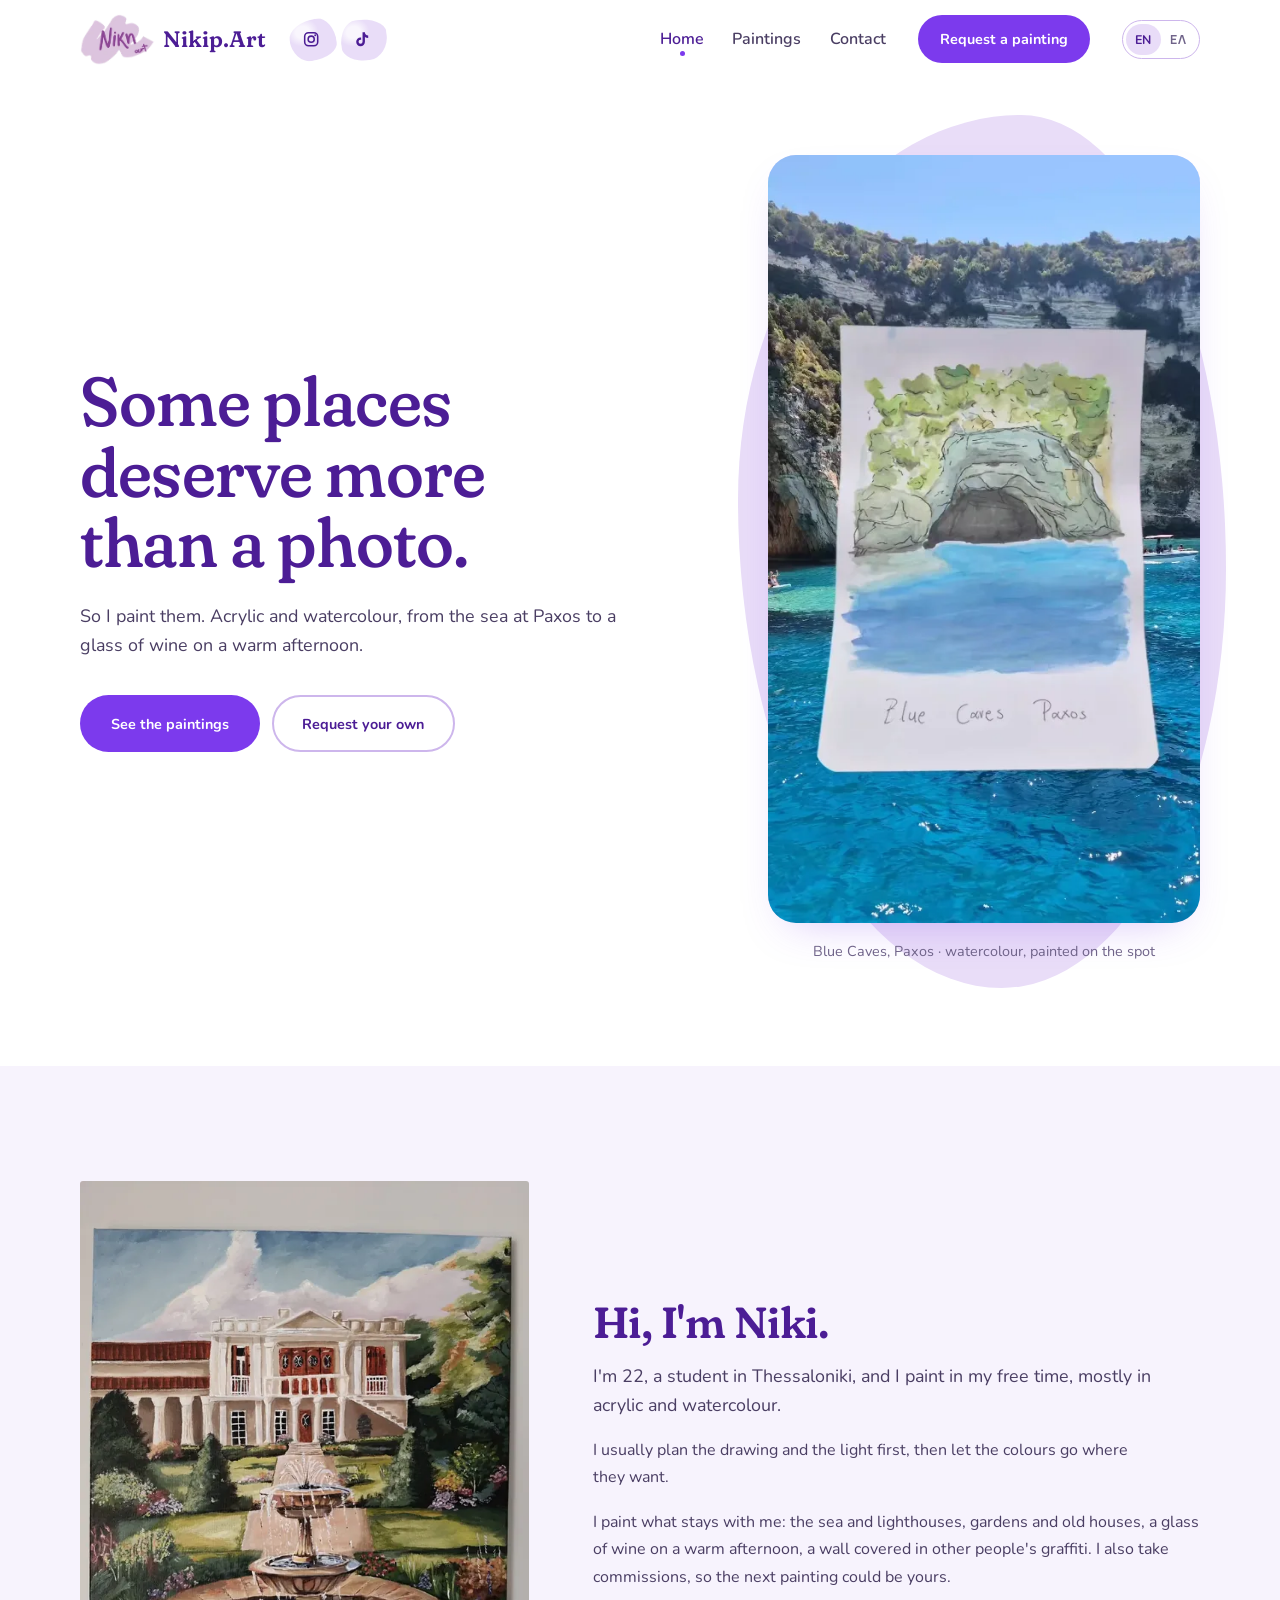
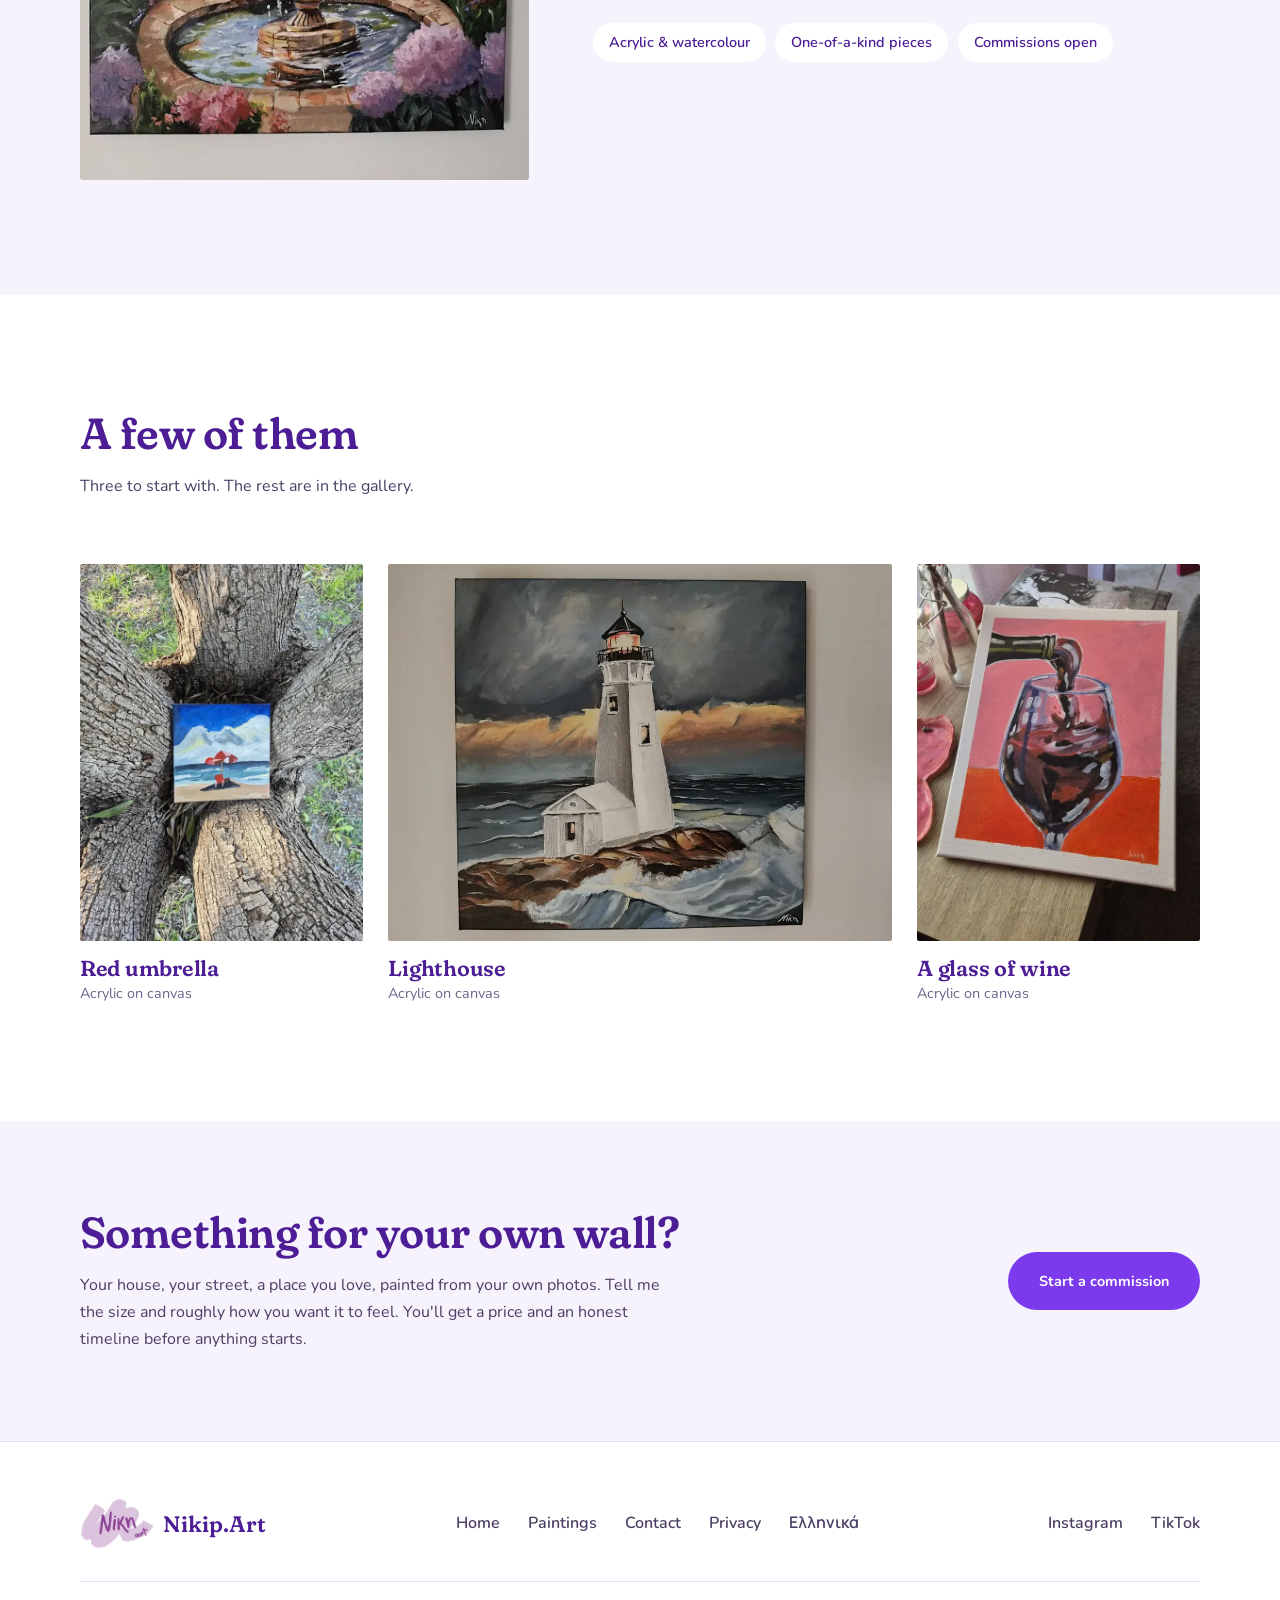
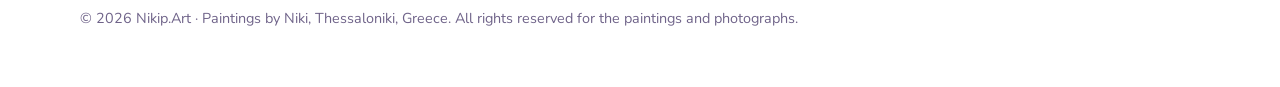
<file: index.html>
<!DOCTYPE html>
<html lang="en">
<head>
  <meta charset="UTF-8" />
  <meta name="viewport" content="width=device-width, initial-scale=1.0" />
  <title>Nikip.Art · Paintings of places by Niki, Thessaloniki</title>
  <meta name="description" content="Original acrylic and watercolour paintings by Niki, a young painter in Thessaloniki, Greece. Commissions open." />
  <meta name="theme-color" content="#FFFFFF" />

  <meta property="og:type" content="website" />
  <meta property="og:site_name" content="Nikip.Art" />
  <meta property="og:locale" content="en_GB" />
  <meta property="og:url" content="https://nikip.art/" />
  <meta property="og:title" content="Nikip.Art · Paintings by Niki" />
  <meta property="og:description" content="Original paintings in acrylic and watercolour. Commissions open." />
  <meta property="og:image" content="https://nikip.art/assets/og/home.jpg" />

  <link rel="canonical" href="https://nikip.art/" />
  <link rel="alternate" hreflang="en" href="https://nikip.art/" />
  <link rel="alternate" hreflang="el" href="https://nikip.art/el/" />
  <link rel="alternate" hreflang="x-default" href="https://nikip.art/" />

  <script type="application/ld+json">
  {
    "@context": "https://schema.org",
    "@graph": [
      {
        "@type": "WebSite",
        "@id": "https://nikip.art/#website",
        "url": "https://nikip.art/",
        "name": "Nikip.Art",
        "alternateName": [
          "Nikip Art",
          "nikip.art"
        ],
        "inLanguage": [
          "en",
          "el"
        ],
        "publisher": {
          "@id": "https://nikip.art/#brand"
        }
      },
      {
        "@type": "Organization",
        "@id": "https://nikip.art/#brand",
        "name": "Nikip.Art",
        "alternateName": "Nikip Art",
        "url": "https://nikip.art/",
        "logo": {
          "@type": "ImageObject",
          "url": "https://nikip.art/assets/Logos/LogoNikipArt_Mark.png",
          "width": 368,
          "height": 252
        },
        "description": "Original acrylic and watercolour paintings by Niki, a young painter in Thessaloniki, Greece.",
        "founder": {
          "@id": "https://nikip.art/#artist"
        },
        "sameAs": [
          "https://www.instagram.com/nikip.art/",
          "https://www.tiktok.com/@p.nikh"
        ]
      },
      {
        "@type": "Person",
        "@id": "https://nikip.art/#artist",
        "name": "Niki",
        "alternateName": "Nikip",
        "jobTitle": "Painter",
        "url": "https://nikip.art/",
        "homeLocation": {
          "@type": "Place",
          "name": "Thessaloniki, Greece"
        },
        "sameAs": [
          "https://www.instagram.com/nikip.art/",
          "https://www.tiktok.com/@p.nikh"
        ]
      }
    ]
  }
  </script>

  <link rel="icon" href="assets/Logos/favicon-32.png" sizes="32x32" type="image/png" />
  <link rel="icon" href="assets/Logos/favicon-192.png" sizes="192x192" type="image/png" />
  <link rel="apple-touch-icon" href="assets/Logos/apple-touch-icon.png" />

  <link rel="stylesheet" href="assets/fonts/fonts.css" />

  <link rel="stylesheet" href="style.css" />
</head>
<body>
  <a class="skip-link" href="#main">Skip to content</a>

  <!-- ============================= HEADER ============================= -->
  <header class="site-header" id="siteHeader">
    <div class="site-header__inner">
      <div class="site-header__start">
        <a class="brand" href="index.html" aria-label="Nikip.Art — home">
          <img class="brand__mark" src="assets/Logos/LogoNikipArt_Mark.webp" alt="" width="175" height="120" />
          <span class="brand__text">Nikip.Art</span>
        </a>

        <ul class="daubs" aria-label="Follow me">
          <li>
            <a class="daub" href="https://www.instagram.com/nikip.art/" target="_blank" rel="noopener noreferrer" aria-label="Nikip.Art on Instagram">
              <svg class="daub__icon" viewBox="0 0 24 24" aria-hidden="true" focusable="false">
                <rect x="3.5" y="3.5" width="17" height="17" rx="5" fill="none" stroke="currentColor" stroke-width="2"/>
                <circle cx="12" cy="12" r="4" fill="none" stroke="currentColor" stroke-width="2"/>
                <circle cx="17.2" cy="6.8" r="1.2" fill="currentColor"/>
              </svg>
              <span class="daub__drop" aria-hidden="true"></span>
              <span class="daub__drop" aria-hidden="true"></span>
              <span class="daub__drop" aria-hidden="true"></span>
            </a>
          </li>
          <li>
            <a class="daub daub--alt" href="https://www.tiktok.com/@p.nikh?_r=1&amp;_t=ZN-97JEhmYnabu" target="_blank" rel="noopener noreferrer" aria-label="Nikip.Art on TikTok">
              <svg class="daub__icon" viewBox="0 0 24 24" aria-hidden="true" focusable="false">
                <path fill="currentColor" d="M16.6 5.82a4.28 4.28 0 0 1-1.04-2.82h-3.1v12.4a2.6 2.6 0 1 1-2.6-2.6c.27 0 .53.04.78.12V9.75a5.74 5.74 0 0 0-.78-.05A5.7 5.7 0 1 0 15.56 15.4V9.01a7.3 7.3 0 0 0 4.27 1.37V7.3a4.28 4.28 0 0 1-3.23-1.48z"/>
              </svg>
              <span class="daub__drop" aria-hidden="true"></span>
              <span class="daub__drop" aria-hidden="true"></span>
              <span class="daub__drop" aria-hidden="true"></span>
            </a>
          </li>
        </ul>
      </div>

      <nav class="nav" id="primaryNav" aria-label="Main menu">
        <ul class="nav__list">
          <li><a class="nav__link is-current" href="index.html" aria-current="page">Home</a></li>
          <li><a class="nav__link" href="paintings.html">Paintings</a></li>
          <li><a class="nav__link" href="contact.html">Contact</a></li>
        </ul>
        <a class="btn btn--sm" href="contact.html">Request a painting</a>
        <div class="lang-switch" role="group" aria-label="Language / Γλώσσα">
          <a class="lang-switch__opt is-current" href="index.html" hreflang="en" aria-current="true">EN</a>
          <a class="lang-switch__opt" href="el/index.html" hreflang="el" lang="el">ΕΛ</a>
        </div>
      </nav>

      <button class="nav-toggle" id="navToggle" type="button"
              aria-label="Open menu" aria-expanded="false" aria-controls="primaryNav">
        <span class="nav-toggle__bar"></span>
        <span class="nav-toggle__bar"></span>
        <span class="nav-toggle__bar"></span>
      </button>
    </div>
  </header>

  <main id="main">

    <!-- ============================= HERO ============================= -->
    <section class="hero">
      <div class="container hero__grid">

        <div class="hero__copy">
          <h1 class="h-hero hero__title">Some places deserve more than a photo.</h1>

          <p class="lede hero__lede">
            So I paint them. Acrylic and watercolour, from the sea at Paxos
            to a glass of wine on a warm afternoon.
          </p>

          <div class="hero__actions">
            <a class="btn" href="paintings.html">See the paintings</a>
            <a class="btn btn--quiet" href="contact.html">Request your own</a>
          </div>
        </div>

        <div class="hero__media">
          <div class="hero__frame">
            <video id="heroVideo"
                   muted loop playsinline preload="none"
                   poster="assets/PaintVideos/hero-poster.webp"
                   data-src="assets/PaintVideos/1000024808.mp4"
                   data-src-mobile="assets/PaintVideos/hero-mobile.mp4"
                   aria-hidden="true" tabindex="-1"></video>
            <!-- Shown by script.js once the video actually plays -->
            <button class="hero__pause" id="heroPause" type="button" aria-label="Pause video" hidden>
              <svg class="hero__pause-icon" viewBox="0 0 24 24" aria-hidden="true" focusable="false">
                <rect x="6.5" y="5" width="3.5" height="14" rx="1.2" fill="currentColor"/>
                <rect x="14" y="5" width="3.5" height="14" rx="1.2" fill="currentColor"/>
              </svg>
              <svg class="hero__play-icon" viewBox="0 0 24 24" aria-hidden="true" focusable="false">
                <path d="M8 5.5v13a1 1 0 0 0 1.5.86l10.2-6.5a1 1 0 0 0 0-1.72L9.5 4.64A1 1 0 0 0 8 5.5z" fill="currentColor"/>
              </svg>
            </button>
          </div>
          <p class="hero__caption">Blue Caves, Paxos · watercolour, painted on the spot</p>
        </div>

      </div>
    </section>

    <!-- ============================= ABOUT ============================= -->
    <section class="section section--mist" id="about">
      <div class="container about__grid">

        <figure class="about__figure">
          <img src="assets/Paintings/palace-gardens-acrylic-painting.webp"
               srcset="assets/Paintings/palace-gardens-acrylic-painting-600w.webp 600w, assets/Paintings/palace-gardens-acrylic-painting-900w.webp 900w, assets/Paintings/palace-gardens-acrylic-painting.webp 1083w"
               sizes="(min-width: 900px) 38vw, calc(100vw - 2.5rem)"
               alt="Painting of a house behind a stone fountain and flowering beds"
               width="1083" height="1444" loading="lazy" decoding="async" />
        </figure>

        <div class="prose">
          <h2 class="h-section">Hi, I'm Niki.</h2>

          <p class="lede">
            I'm 22, a student in Thessaloniki, and I paint in my free time, mostly in
            acrylic and watercolour.
          </p>

          <p>
            I usually plan the drawing and the light first, then let the colours
            go where they want.
          </p>

          <p>
            I paint what stays with me: the sea and lighthouses, gardens and old houses,
            a glass of wine on a warm afternoon, a wall covered in other people's graffiti.
            I also take commissions, so the next painting could be yours.
          </p>

          <ul class="facts">
            <li class="fact">Acrylic &amp; watercolour</li>
            <li class="fact">One-of-a-kind pieces</li>
            <li class="fact">Commissions open</li>
          </ul>
        </div>

      </div>
    </section>

    <!-- ============================= A FEW PIECES ============================= -->
    <section class="section">
      <div class="container">
        <div class="gallery__intro">
          <h2 class="h-section">A few of them</h2>
          <p>Three to start with. The rest are in the gallery.</p>
        </div>

        <div class="gallery__grid gallery__grid--trio">

          <a class="piece" href="paintings.html">
            <div class="piece__frame">
              <img src="assets/Paintings/red-umbrella-acrylic-painting.webp"
                   srcset="assets/Paintings/red-umbrella-acrylic-painting-600w.webp 600w, assets/Paintings/red-umbrella-acrylic-painting-900w.webp 900w, assets/Paintings/red-umbrella-acrylic-painting.webp 1200w"
                   sizes="(min-width: 720px) 22vw, calc(100vw - 2.5rem)"
                   alt="Painting of a small beach with a red umbrella, seen through the fork of an olive tree"
                   width="1200" height="1600" loading="lazy" decoding="async" />
            </div>
            <div class="piece__meta">
              <h3 class="piece__title">Red umbrella</h3>
              <p class="piece__medium">Acrylic on canvas</p>
            </div>
          </a>

          <a class="piece" href="paintings.html">
            <div class="piece__frame">
              <img src="assets/Paintings/lighthouse-acrylic-painting.webp"
                   srcset="assets/Paintings/lighthouse-acrylic-painting-900w.webp 900w, assets/Paintings/lighthouse-acrylic-painting.webp 1586w"
                   sizes="(min-width: 720px) 40vw, calc(100vw - 2.5rem)"
                   alt="Painting of a white lighthouse against a dark sky and breaking waves"
                   width="1586" height="1189" loading="lazy" decoding="async" />
            </div>
            <div class="piece__meta">
              <h3 class="piece__title">Lighthouse</h3>
              <p class="piece__medium">Acrylic on canvas</p>
            </div>
          </a>

          <a class="piece" href="paintings.html">
            <div class="piece__frame">
              <img src="assets/Paintings/glass-of-wine-acrylic-painting.webp"
                   srcset="assets/Paintings/glass-of-wine-acrylic-painting-600w.webp 600w, assets/Paintings/glass-of-wine-acrylic-painting-900w.webp 900w, assets/Paintings/glass-of-wine-acrylic-painting.webp 1200w"
                   sizes="(min-width: 720px) 22vw, calc(100vw - 2.5rem)"
                   alt="Painting of wine pouring into a glass on a pink and orange background"
                   width="1200" height="1600" loading="lazy" decoding="async" />
            </div>
            <div class="piece__meta">
              <h3 class="piece__title">A glass of wine</h3>
              <p class="piece__medium">Acrylic on canvas</p>
            </div>
          </a>

        </div>
      </div>
    </section>

    <!-- ============================= INVITATION ============================= -->
    <section class="invite">
      <div class="container invite__inner">
        <div class="invite__text">
          <h2 class="h-section">Something for your own wall?</h2>
          <p>
            Your house, your street, a place you love, painted from your own photos.
            Tell me the size and roughly how you want it to feel. You'll get a price and an honest timeline before anything starts.
          </p>
        </div>
        <a class="btn btn--onlilac" href="contact.html">Start a commission</a>
      </div>
    </section>

  </main>

  <!-- ============================= FOOTER ============================= -->
  <footer class="site-footer">
    <div class="container">
      <div class="site-footer__top">
        <a class="brand" href="index.html">
          <img class="brand__mark" src="assets/Logos/LogoNikipArt_Mark.webp" alt="" width="175" height="120" loading="lazy" />
          <span class="brand__text">Nikip.Art</span>
        </a>

        <nav class="footer-nav" aria-label="Footer menu">
          <a href="index.html">Home</a>
          <a href="paintings.html">Paintings</a>
          <a href="contact.html">Contact</a>
          <a href="privacy.html">Privacy</a>
          <a href="el/index.html" hreflang="el" lang="el">Ελληνικά</a>
        </nav>

        <ul class="socials">
          <li><a href="https://www.instagram.com/nikip.art/" target="_blank" rel="noopener noreferrer">Instagram</a></li>
          <li><a href="https://www.tiktok.com/@p.nikh?_r=1&amp;_t=ZN-97JEhmYnabu" target="_blank" rel="noopener noreferrer">TikTok</a></li>
        </ul>
      </div>

      <div class="site-footer__bottom">
        <p>&copy; <span id="year">2026</span> Nikip.Art · Paintings by Niki, Thessaloniki, Greece. All rights reserved for the paintings and photographs.</p>
      </div>
    </div>
  </footer>

  <script src="script.js"></script>
</body>
</html>
</file>
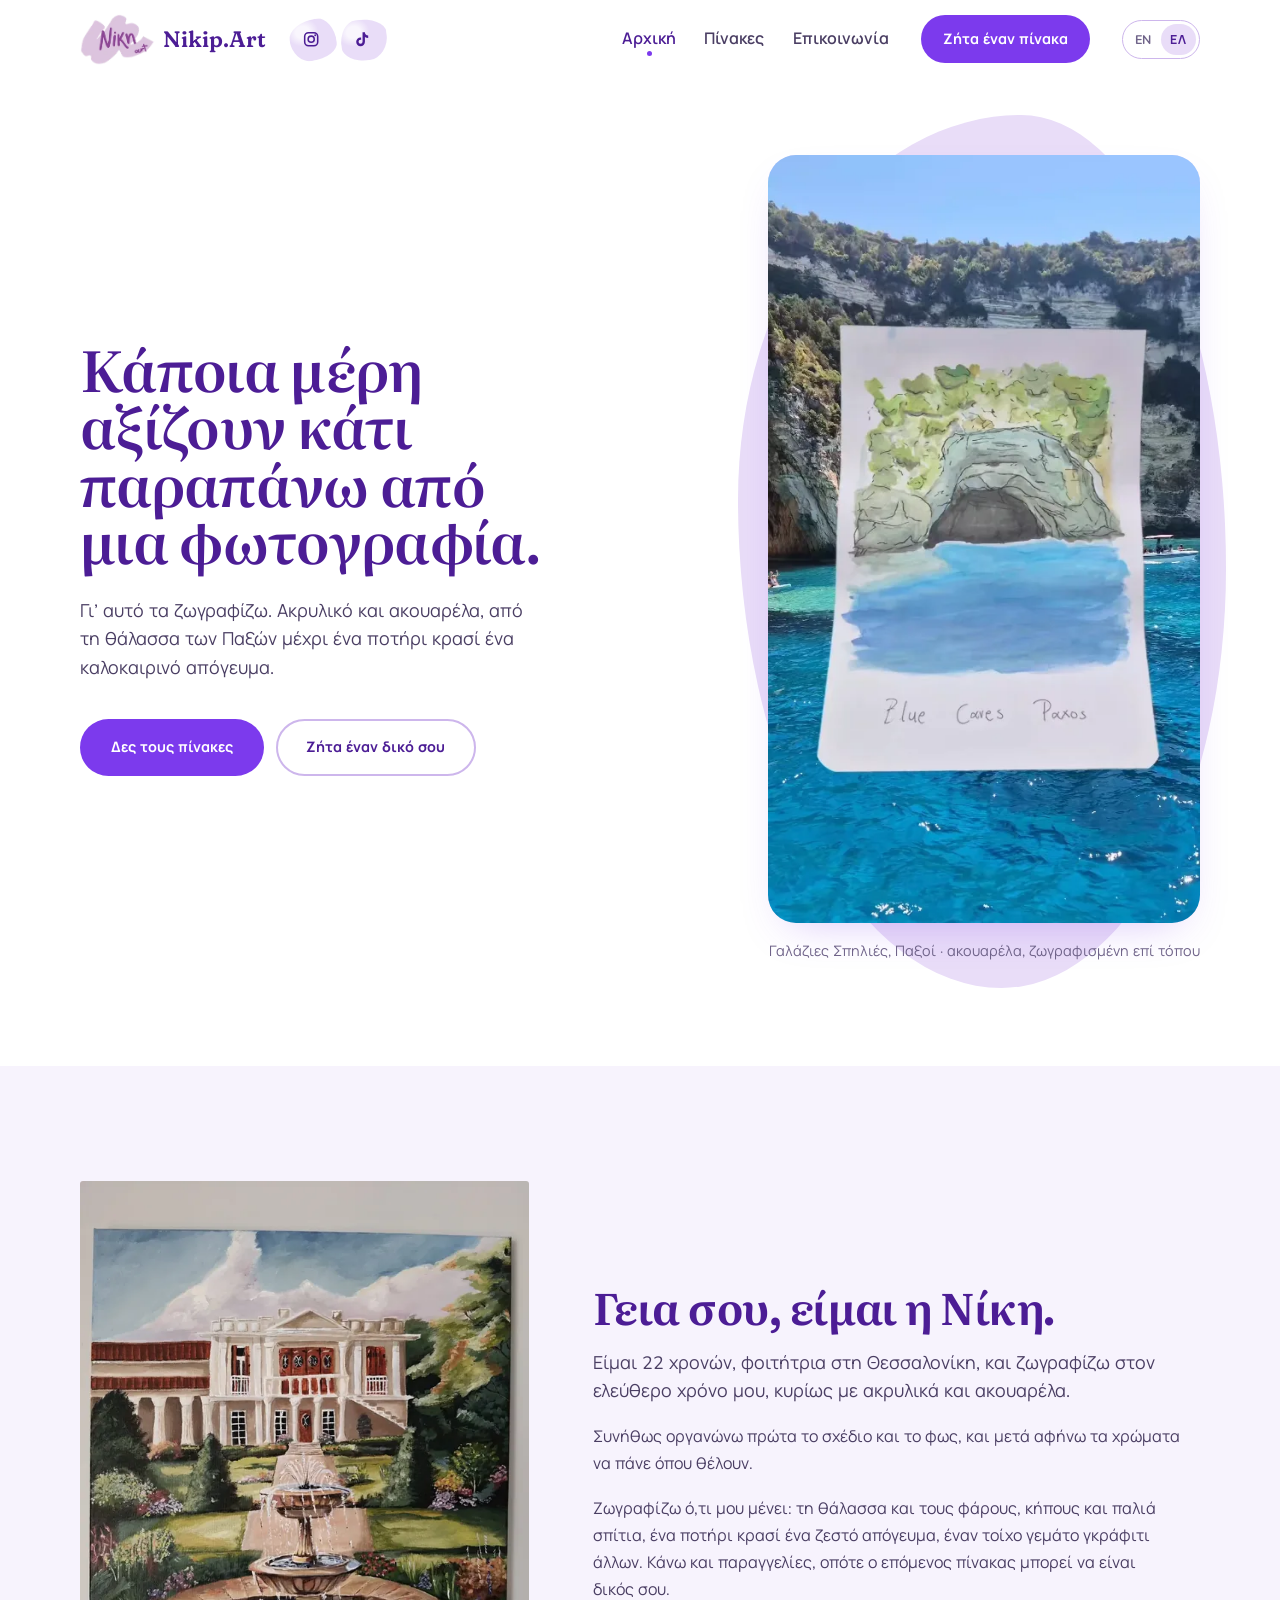
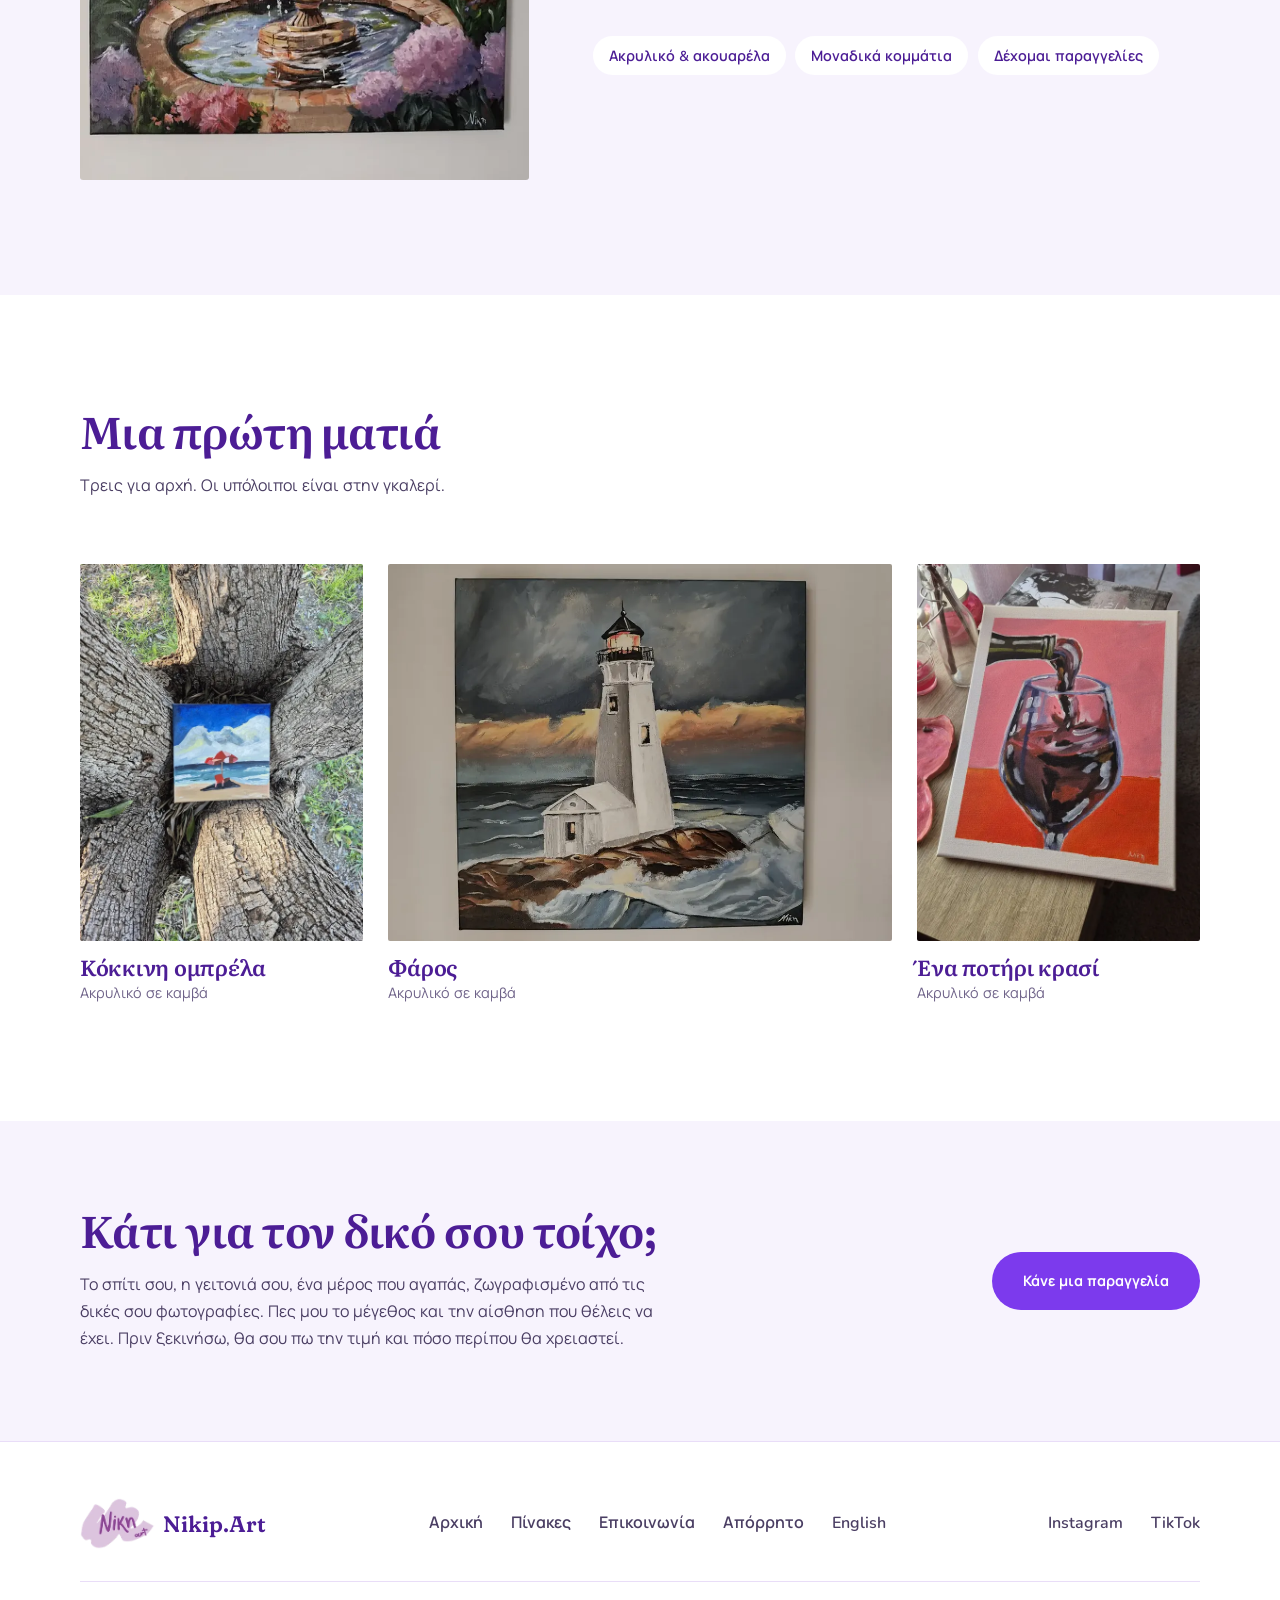
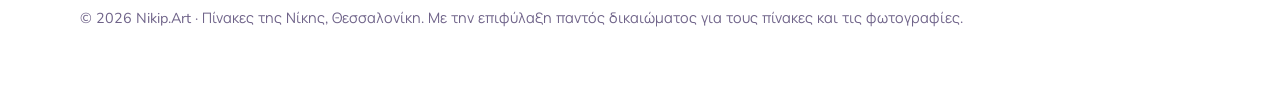
<file: el/index.html>
<!DOCTYPE html>
<html lang="el">
<head>
  <meta charset="UTF-8" />
  <meta name="viewport" content="width=device-width, initial-scale=1.0" />
  <title>Nikip.Art · Πίνακες ζωγραφικής από τη Θεσσαλονίκη</title>
  <meta name="description" content="Πρωτότυποι πίνακες με ακρυλικό και ακουαρέλα από τη Νίκη, νέα ζωγράφο από τη Θεσσαλονίκη. Δέχεται παραγγελίες." />
  <meta name="theme-color" content="#FFFFFF" />

  <meta property="og:type" content="website" />
  <meta property="og:site_name" content="Nikip.Art" />
  <meta property="og:locale" content="el_GR" />
  <meta property="og:url" content="https://nikip.art/el/" />
  <meta property="og:title" content="Nikip.Art · Πίνακες της Νίκης" />
  <meta property="og:description" content="Πρωτότυποι πίνακες με ακρυλικό και ακουαρέλα. Δέχεται παραγγελίες." />
  <meta property="og:image" content="https://nikip.art/assets/og/home.jpg" />

  <link rel="canonical" href="https://nikip.art/el/" />
  <link rel="alternate" hreflang="en" href="https://nikip.art/" />
  <link rel="alternate" hreflang="el" href="https://nikip.art/el/" />
  <link rel="alternate" hreflang="x-default" href="https://nikip.art/" />

  <script type="application/ld+json">
  {
    "@context": "https://schema.org",
    "@type": "WebPage",
    "@id": "https://nikip.art/el/#webpage",
    "url": "https://nikip.art/el/",
    "inLanguage": "el",
    "name": "Nikip.Art · Πίνακες ζωγραφικής από τη Θεσσαλονίκη",
    "isPartOf": {
      "@id": "https://nikip.art/#website"
    },
    "about": {
      "@id": "https://nikip.art/#brand"
    }
  }
  </script>

  <link rel="icon" href="../assets/Logos/favicon-32.png" sizes="32x32" type="image/png" />
  <link rel="icon" href="../assets/Logos/favicon-192.png" sizes="192x192" type="image/png" />
  <link rel="apple-touch-icon" href="../assets/Logos/apple-touch-icon.png" />

  <!-- Fraunces and Nunito have no Greek letters, so fonts.css also includes
       Literata (headings) and Manrope (text); style.css switches to them via
       html[lang="el"]. Latin words such as the brand keep their usual fonts. -->
  <link rel="stylesheet" href="../assets/fonts/fonts.css" />

  <link rel="stylesheet" href="../style.css" />
</head>
<body>
  <a class="skip-link" href="#main">Μετάβαση στο περιεχόμενο</a>

  <!-- ============================= HEADER ============================= -->
  <header class="site-header" id="siteHeader">
    <div class="site-header__inner">
      <div class="site-header__start">
        <a class="brand" href="index.html" aria-label="Nikip.Art — αρχική">
          <img class="brand__mark" src="../assets/Logos/LogoNikipArt_Mark.webp" alt="" width="175" height="120" />
          <span class="brand__text">Nikip.Art</span>
        </a>

        <ul class="daubs" aria-label="Ακολούθησέ με">
          <li>
            <a class="daub" href="https://www.instagram.com/nikip.art/" target="_blank" rel="noopener noreferrer" aria-label="Το Nikip.Art στο Instagram">
              <svg class="daub__icon" viewBox="0 0 24 24" aria-hidden="true" focusable="false">
                <rect x="3.5" y="3.5" width="17" height="17" rx="5" fill="none" stroke="currentColor" stroke-width="2"/>
                <circle cx="12" cy="12" r="4" fill="none" stroke="currentColor" stroke-width="2"/>
                <circle cx="17.2" cy="6.8" r="1.2" fill="currentColor"/>
              </svg>
              <span class="daub__drop" aria-hidden="true"></span>
              <span class="daub__drop" aria-hidden="true"></span>
              <span class="daub__drop" aria-hidden="true"></span>
            </a>
          </li>
          <li>
            <a class="daub daub--alt" href="https://www.tiktok.com/@p.nikh?_r=1&amp;_t=ZN-97JEhmYnabu" target="_blank" rel="noopener noreferrer" aria-label="Το Nikip.Art στο TikTok">
              <svg class="daub__icon" viewBox="0 0 24 24" aria-hidden="true" focusable="false">
                <path fill="currentColor" d="M16.6 5.82a4.28 4.28 0 0 1-1.04-2.82h-3.1v12.4a2.6 2.6 0 1 1-2.6-2.6c.27 0 .53.04.78.12V9.75a5.74 5.74 0 0 0-.78-.05A5.7 5.7 0 1 0 15.56 15.4V9.01a7.3 7.3 0 0 0 4.27 1.37V7.3a4.28 4.28 0 0 1-3.23-1.48z"/>
              </svg>
              <span class="daub__drop" aria-hidden="true"></span>
              <span class="daub__drop" aria-hidden="true"></span>
              <span class="daub__drop" aria-hidden="true"></span>
            </a>
          </li>
        </ul>
      </div>

      <nav class="nav" id="primaryNav" aria-label="Κύριο μενού">
        <ul class="nav__list">
          <li><a class="nav__link is-current" href="index.html" aria-current="page">Αρχική</a></li>
          <li><a class="nav__link" href="paintings.html">Πίνακες</a></li>
          <li><a class="nav__link" href="contact.html">Επικοινωνία</a></li>
        </ul>
        <a class="btn btn--sm" href="contact.html">Ζήτα έναν πίνακα</a>
        <div class="lang-switch" role="group" aria-label="Γλώσσα / Language">
          <a class="lang-switch__opt" href="../index.html" hreflang="en" lang="en">EN</a>
          <a class="lang-switch__opt is-current" href="index.html" hreflang="el" aria-current="true">ΕΛ</a>
        </div>
      </nav>

      <button class="nav-toggle" id="navToggle" type="button"
              aria-label="Άνοιγμα μενού" aria-expanded="false" aria-controls="primaryNav">
        <span class="nav-toggle__bar"></span>
        <span class="nav-toggle__bar"></span>
        <span class="nav-toggle__bar"></span>
      </button>
    </div>
  </header>

  <main id="main">

    <!-- ============================= HERO ============================= -->
    <section class="hero">
      <div class="container hero__grid">

        <div class="hero__copy">
          <h1 class="h-hero hero__title">Κάποια μέρη αξίζουν κάτι παραπάνω από μια φωτογραφία.</h1>

          <p class="lede hero__lede">
            Γι’ αυτό τα ζωγραφίζω. Ακρυλικό και ακουαρέλα, από τη θάλασσα των Παξών
            μέχρι ένα ποτήρι κρασί ένα καλοκαιρινό απόγευμα.
          </p>

          <div class="hero__actions">
            <a class="btn" href="paintings.html">Δες τους πίνακες</a>
            <a class="btn btn--quiet" href="contact.html">Ζήτα έναν δικό σου</a>
          </div>
        </div>

        <div class="hero__media">
          <div class="hero__frame">
            <video id="heroVideo"
                   muted loop playsinline preload="none"
                   poster="../assets/PaintVideos/hero-poster.webp"
                   data-src="../assets/PaintVideos/1000024808.mp4"
                   data-src-mobile="../assets/PaintVideos/hero-mobile.mp4"
                   aria-hidden="true" tabindex="-1"></video>
            <!-- Shown by script.js once the video actually plays -->
            <button class="hero__pause" id="heroPause" type="button" aria-label="Παύση βίντεο" hidden>
              <svg class="hero__pause-icon" viewBox="0 0 24 24" aria-hidden="true" focusable="false">
                <rect x="6.5" y="5" width="3.5" height="14" rx="1.2" fill="currentColor"/>
                <rect x="14" y="5" width="3.5" height="14" rx="1.2" fill="currentColor"/>
              </svg>
              <svg class="hero__play-icon" viewBox="0 0 24 24" aria-hidden="true" focusable="false">
                <path d="M8 5.5v13a1 1 0 0 0 1.5.86l10.2-6.5a1 1 0 0 0 0-1.72L9.5 4.64A1 1 0 0 0 8 5.5z" fill="currentColor"/>
              </svg>
            </button>
          </div>
          <p class="hero__caption">Γαλάζιες Σπηλιές, Παξοί · ακουαρέλα, ζωγραφισμένη επί τόπου</p>
        </div>

      </div>
    </section>

    <!-- ============================= ABOUT ============================= -->
    <section class="section section--mist" id="about">
      <div class="container about__grid">

        <figure class="about__figure">
          <img src="../assets/Paintings/palace-gardens-acrylic-painting.webp"
               srcset="../assets/Paintings/palace-gardens-acrylic-painting-600w.webp 600w, ../assets/Paintings/palace-gardens-acrylic-painting-900w.webp 900w, ../assets/Paintings/palace-gardens-acrylic-painting.webp 1083w"
               sizes="(min-width: 900px) 38vw, calc(100vw - 2.5rem)"
               alt="Πίνακας: ένα σπίτι πίσω από ένα πέτρινο σιντριβάνι και ανθισμένα παρτέρια"
               width="1083" height="1444" loading="lazy" decoding="async" />
        </figure>

        <div class="prose">
          <h2 class="h-section">Γεια σου, είμαι η Νίκη.</h2>

          <p class="lede">
            Είμαι 22 χρονών, φοιτήτρια στη Θεσσαλονίκη, και ζωγραφίζω στον ελεύθερο χρόνο μου,
            κυρίως με ακρυλικά και ακουαρέλα.
          </p>

          <p>
            Συνήθως οργανώνω πρώτα το σχέδιο και το φως, και μετά αφήνω τα χρώματα
            να πάνε όπου θέλουν.
          </p>

          <p>
            Ζωγραφίζω ό,τι μου μένει: τη θάλασσα και τους φάρους, κήπους και παλιά
            σπίτια, ένα ποτήρι κρασί ένα ζεστό απόγευμα, έναν τοίχο γεμάτο γκράφιτι άλλων.
            Κάνω και παραγγελίες, οπότε ο επόμενος πίνακας μπορεί να είναι δικός σου.
          </p>

          <ul class="facts">
            <li class="fact">Ακρυλικό &amp; ακουαρέλα</li>
            <li class="fact">Μοναδικά κομμάτια</li>
            <li class="fact">Δέχομαι παραγγελίες</li>
          </ul>
        </div>

      </div>
    </section>

    <!-- ============================= A FEW PIECES ============================= -->
    <section class="section">
      <div class="container">
        <div class="gallery__intro">
          <h2 class="h-section">Μια πρώτη ματιά</h2>
          <p>Τρεις για αρχή. Οι υπόλοιποι είναι στην γκαλερί.</p>
        </div>

        <div class="gallery__grid gallery__grid--trio">

          <a class="piece" href="paintings.html">
            <div class="piece__frame">
              <img src="../assets/Paintings/red-umbrella-acrylic-painting.webp"
                   srcset="../assets/Paintings/red-umbrella-acrylic-painting-600w.webp 600w, ../assets/Paintings/red-umbrella-acrylic-painting-900w.webp 900w, ../assets/Paintings/red-umbrella-acrylic-painting.webp 1200w"
                   sizes="(min-width: 720px) 22vw, calc(100vw - 2.5rem)"
                   alt="Πίνακας: μια μικρή παραλία με κόκκινη ομπρέλα, όπως φαίνεται μέσα από τη διχάλα μιας ελιάς"
                   width="1200" height="1600" loading="lazy" decoding="async" />
            </div>
            <div class="piece__meta">
              <h3 class="piece__title">Κόκκινη ομπρέλα</h3>
              <p class="piece__medium">Ακρυλικό σε καμβά</p>
            </div>
          </a>

          <a class="piece" href="paintings.html">
            <div class="piece__frame">
              <img src="../assets/Paintings/lighthouse-acrylic-painting.webp"
                   srcset="../assets/Paintings/lighthouse-acrylic-painting-900w.webp 900w, ../assets/Paintings/lighthouse-acrylic-painting.webp 1586w"
                   sizes="(min-width: 720px) 40vw, calc(100vw - 2.5rem)"
                   alt="Πίνακας: ένας λευκός φάρος μπροστά σε σκοτεινό ουρανό και κύματα που σπάνε"
                   width="1586" height="1189" loading="lazy" decoding="async" />
            </div>
            <div class="piece__meta">
              <h3 class="piece__title">Φάρος</h3>
              <p class="piece__medium">Ακρυλικό σε καμβά</p>
            </div>
          </a>

          <a class="piece" href="paintings.html">
            <div class="piece__frame">
              <img src="../assets/Paintings/glass-of-wine-acrylic-painting.webp"
                   srcset="../assets/Paintings/glass-of-wine-acrylic-painting-600w.webp 600w, ../assets/Paintings/glass-of-wine-acrylic-painting-900w.webp 900w, ../assets/Paintings/glass-of-wine-acrylic-painting.webp 1200w"
                   sizes="(min-width: 720px) 22vw, calc(100vw - 2.5rem)"
                   alt="Πίνακας: κρασί που χύνεται σε ποτήρι, σε ροζ και πορτοκαλί φόντο"
                   width="1200" height="1600" loading="lazy" decoding="async" />
            </div>
            <div class="piece__meta">
              <h3 class="piece__title">Ένα ποτήρι κρασί</h3>
              <p class="piece__medium">Ακρυλικό σε καμβά</p>
            </div>
          </a>

        </div>
      </div>
    </section>

    <!-- ============================= INVITATION ============================= -->
    <section class="invite">
      <div class="container invite__inner">
        <div class="invite__text">
          <h2 class="h-section">Κάτι για τον δικό σου τοίχο;</h2>
          <p>
            Το σπίτι σου, η γειτονιά σου, ένα μέρος που αγαπάς, ζωγραφισμένο από τις
            δικές σου φωτογραφίες. Πες μου το μέγεθος και την αίσθηση που θέλεις να έχει.
            Πριν ξεκινήσω, θα σου πω την τιμή και πόσο περίπου θα χρειαστεί.
          </p>
        </div>
        <a class="btn btn--onlilac" href="contact.html">Κάνε μια παραγγελία</a>
      </div>
    </section>

  </main>

  <!-- ============================= FOOTER ============================= -->
  <footer class="site-footer">
    <div class="container">
      <div class="site-footer__top">
        <a class="brand" href="index.html">
          <img class="brand__mark" src="../assets/Logos/LogoNikipArt_Mark.webp" alt="" width="175" height="120" loading="lazy" />
          <span class="brand__text">Nikip.Art</span>
        </a>

        <nav class="footer-nav" aria-label="Μενού υποσέλιδου">
          <a href="index.html">Αρχική</a>
          <a href="paintings.html">Πίνακες</a>
          <a href="contact.html">Επικοινωνία</a>
          <a href="privacy.html">Απόρρητο</a>
          <a href="../index.html" hreflang="en" lang="en">English</a>
        </nav>

        <ul class="socials">
          <li><a href="https://www.instagram.com/nikip.art/" target="_blank" rel="noopener noreferrer">Instagram</a></li>
          <li><a href="https://www.tiktok.com/@p.nikh?_r=1&amp;_t=ZN-97JEhmYnabu" target="_blank" rel="noopener noreferrer">TikTok</a></li>
        </ul>
      </div>

      <div class="site-footer__bottom">
        <p>&copy; <span id="year">2026</span> Nikip.Art · Πίνακες της Νίκης, Θεσσαλονίκη. Με την επιφύλαξη παντός δικαιώματος για τους πίνακες και τις φωτογραφίες.</p>
      </div>
    </div>
  </footer>

  <script src="../script.js"></script>
</body>
</html>
</file>
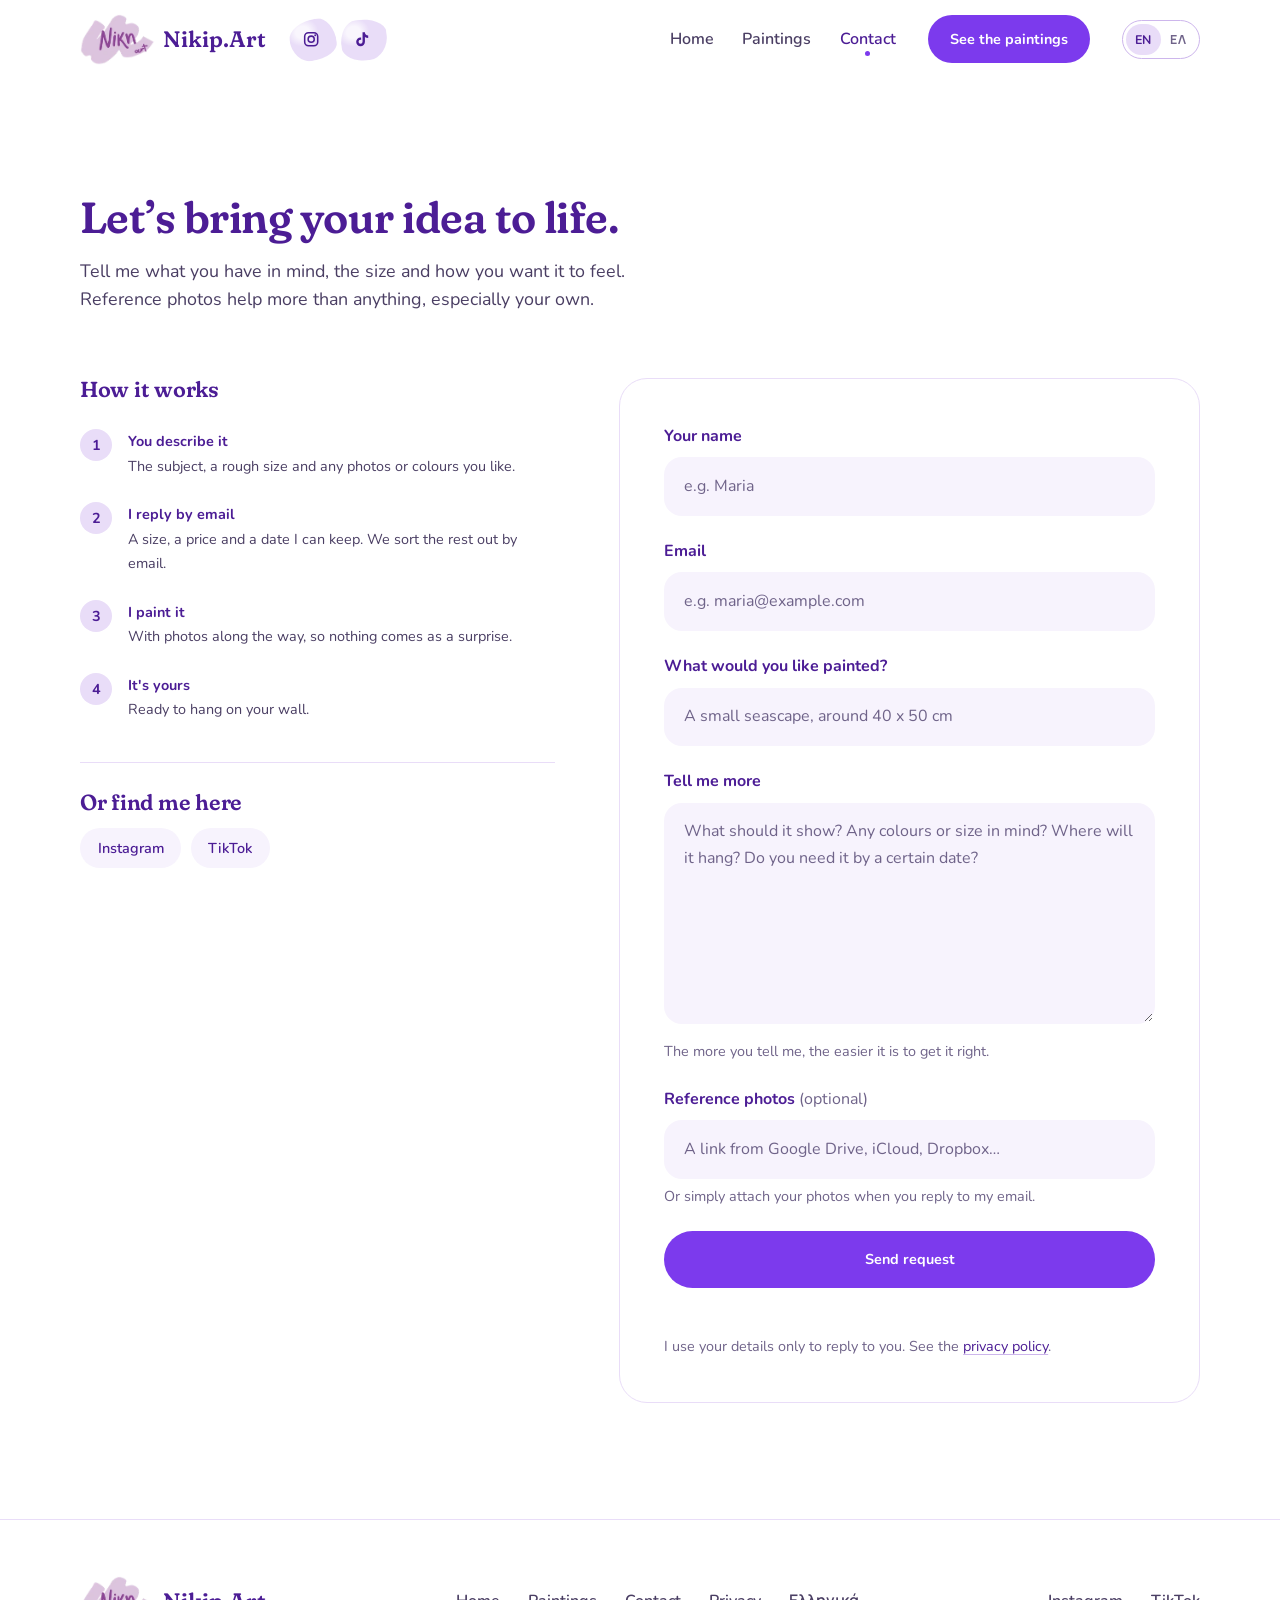
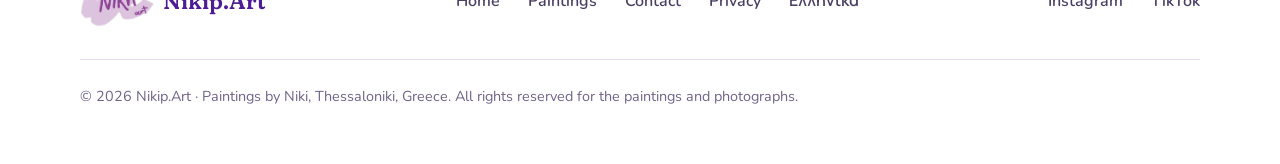
<file: contact.html>
<!DOCTYPE html>
<html lang="en">
<head>
  <meta charset="UTF-8" />
  <meta name="viewport" content="width=device-width, initial-scale=1.0" />
  <title>Commission a painting — Nikip.Art</title>
  <meta name="description" content="Request a commissioned painting from Niki. Tell me your idea and I'll reply with a price and a timeline." />
  <meta name="theme-color" content="#FFFFFF" />

  <meta property="og:type" content="website" />
  <meta property="og:site_name" content="Nikip.Art" />
  <meta property="og:locale" content="en_GB" />
  <meta property="og:url" content="https://nikip.art/contact.html" />
  <meta property="og:title" content="Commission a painting — Nikip.Art" />
  <meta property="og:description" content="Request a commissioned painting." />
  <meta property="og:image" content="https://nikip.art/assets/og/paintings.jpg" />

  <link rel="canonical" href="https://nikip.art/contact.html" />
  <link rel="alternate" hreflang="en" href="https://nikip.art/contact.html" />
  <link rel="alternate" hreflang="el" href="https://nikip.art/el/contact.html" />
  <link rel="alternate" hreflang="x-default" href="https://nikip.art/contact.html" />

  <link rel="icon" href="assets/Logos/favicon-32.png" sizes="32x32" type="image/png" />
  <link rel="icon" href="assets/Logos/favicon-192.png" sizes="192x192" type="image/png" />
  <link rel="apple-touch-icon" href="assets/Logos/apple-touch-icon.png" />

  <link rel="stylesheet" href="assets/fonts/fonts.css" />

  <link rel="stylesheet" href="style.css" />
</head>
<body>
  <a class="skip-link" href="#main">Skip to content</a>

  <!-- ============================= HEADER ============================= -->
  <header class="site-header" id="siteHeader">
    <div class="site-header__inner">
      <div class="site-header__start">
        <a class="brand" href="index.html" aria-label="Nikip.Art — home">
          <img class="brand__mark" src="assets/Logos/LogoNikipArt_Mark.webp" alt="" width="175" height="120" />
          <span class="brand__text">Nikip.Art</span>
        </a>

        <ul class="daubs" aria-label="Follow me">
          <li>
            <a class="daub" href="https://www.instagram.com/nikip.art/" target="_blank" rel="noopener noreferrer" aria-label="Nikip.Art on Instagram">
              <svg class="daub__icon" viewBox="0 0 24 24" aria-hidden="true" focusable="false">
                <rect x="3.5" y="3.5" width="17" height="17" rx="5" fill="none" stroke="currentColor" stroke-width="2"/>
                <circle cx="12" cy="12" r="4" fill="none" stroke="currentColor" stroke-width="2"/>
                <circle cx="17.2" cy="6.8" r="1.2" fill="currentColor"/>
              </svg>
              <span class="daub__drop" aria-hidden="true"></span>
              <span class="daub__drop" aria-hidden="true"></span>
              <span class="daub__drop" aria-hidden="true"></span>
            </a>
          </li>
          <li>
            <a class="daub daub--alt" href="https://www.tiktok.com/@p.nikh?_r=1&amp;_t=ZN-97JEhmYnabu" target="_blank" rel="noopener noreferrer" aria-label="Nikip.Art on TikTok">
              <svg class="daub__icon" viewBox="0 0 24 24" aria-hidden="true" focusable="false">
                <path fill="currentColor" d="M16.6 5.82a4.28 4.28 0 0 1-1.04-2.82h-3.1v12.4a2.6 2.6 0 1 1-2.6-2.6c.27 0 .53.04.78.12V9.75a5.74 5.74 0 0 0-.78-.05A5.7 5.7 0 1 0 15.56 15.4V9.01a7.3 7.3 0 0 0 4.27 1.37V7.3a4.28 4.28 0 0 1-3.23-1.48z"/>
              </svg>
              <span class="daub__drop" aria-hidden="true"></span>
              <span class="daub__drop" aria-hidden="true"></span>
              <span class="daub__drop" aria-hidden="true"></span>
            </a>
          </li>
        </ul>
      </div>

      <nav class="nav" id="primaryNav" aria-label="Main menu">
        <ul class="nav__list">
          <li><a class="nav__link" href="index.html">Home</a></li>
          <li><a class="nav__link" href="paintings.html">Paintings</a></li>
          <li><a class="nav__link is-current" href="contact.html" aria-current="page">Contact</a></li>
        </ul>
        <a class="btn btn--sm" href="paintings.html">See the paintings</a>
        <div class="lang-switch" role="group" aria-label="Language / Γλώσσα">
          <a class="lang-switch__opt is-current" href="contact.html" hreflang="en" aria-current="true">EN</a>
          <a class="lang-switch__opt" href="el/contact.html" hreflang="el" lang="el">ΕΛ</a>
        </div>
      </nav>

      <button class="nav-toggle" id="navToggle" type="button"
              aria-label="Open menu" aria-expanded="false" aria-controls="primaryNav">
        <span class="nav-toggle__bar"></span>
        <span class="nav-toggle__bar"></span>
        <span class="nav-toggle__bar"></span>
      </button>
    </div>
  </header>

  <main id="main">

    <section class="section">
      <div class="container">

        <div class="gallery__intro">
          <h1 class="h-section">Let’s bring your idea to life.</h1>
          <p class="lede">
            Tell me what you have in mind, the size and how you want it to feel.
            Reference photos help more than anything, especially your own.
          </p>
          <a class="contact__jump" href="#commissionForm">Go to the form ↓</a>
        </div>

        <div class="contact__grid">

          <aside>
            <h2 class="h-sub">How it works</h2>

            <ol class="steps">
              <li class="step">
                <div>
                  <p class="step__title">You describe it</p>
                  <p>The subject, a rough size and any photos or colours you like.</p>
                </div>
              </li>
              <li class="step">
                <div>
                  <p class="step__title">I reply by email</p>
                  <p>A size, a price and a date I can keep. We sort the rest out by email.</p>
                </div>
              </li>
              <li class="step">
                <div>
                  <p class="step__title">I paint it</p>
                  <p>With photos along the way, so nothing comes as a surprise.</p>
                </div>
              </li>
              <li class="step">
                <div>
                  <p class="step__title">It's yours</p>
                  <p>Ready to hang on your wall.</p>
                </div>
              </li>
            </ol>

            <div class="elsewhere">
              <h2 class="h-sub">Or find me here</h2>
              <div class="elsewhere__links">
                <a href="https://www.instagram.com/nikip.art/" target="_blank" rel="noopener noreferrer">Instagram</a>
                <a href="https://www.tiktok.com/@p.nikh?_r=1&amp;_t=ZN-97JEhmYnabu" target="_blank" rel="noopener noreferrer">TikTok</a>
              </div>
            </div>
          </aside>

          <div>
            <!-- Formspree form xgaoqbvl delivers to nikipart.paintings@gmail.com
                 (same id as el/contact.html). -->
            <form class="form"
                  id="commissionForm"
                  action="https://formspree.io/f/xgaoqbvl"
                  method="POST"
                  novalidate>

              <input type="hidden" name="language" value="English" />

              <div class="form__row">
                <label class="form__label" for="name">Your name</label>
                <input class="form__input" type="text" id="name" name="name"
                       required autocomplete="name" placeholder="e.g. Maria" />
                <p class="form__error" data-error-for="name"></p>
              </div>

              <div class="form__row">
                <label class="form__label" for="email">Email</label>
                <input class="form__input" type="email" id="email" name="email"
                       required autocomplete="email" placeholder="e.g. maria@example.com" />
                <p class="form__error" data-error-for="email"></p>
              </div>

              <div class="form__row">
                <label class="form__label" for="subject">What would you like painted?</label>
                <input class="form__input" type="text" id="subject" name="subject"
                       required placeholder="A small seascape, around 40 x 50 cm" />
                <p class="form__error" data-error-for="subject"></p>
              </div>

              <div class="form__row">
                <label class="form__label" for="message">Tell me more</label>
                <textarea class="form__input form__textarea" id="message" name="message"
                          rows="7" required
                          placeholder="What should it show? Any colours or size in mind? Where will it hang? Do you need it by a certain date?"></textarea>
                <p class="form__hint">The more you tell me, the easier it is to get it right.</p>
                <p class="form__error" data-error-for="message"></p>
              </div>

              <div class="form__row">
                <label class="form__label" for="photos">Reference photos <span class="form__optional">(optional)</span></label>
                <input class="form__input" type="text" id="photos" name="photos_link"
                       inputmode="url" autocomplete="off"
                       placeholder="A link from Google Drive, iCloud, Dropbox…"
                       aria-describedby="photos-hint" />
                <p class="form__hint" id="photos-hint">
                  Or simply attach your photos when you reply to my email.
                </p>
              </div>

              <div class="form__gotcha" aria-hidden="true">
                <label for="_gotcha">Leave this empty</label>
                <input type="text" id="_gotcha" name="_gotcha" tabindex="-1" autocomplete="off" />
              </div>

              <button class="btn btn--block" type="submit" id="formSubmit">
                <span class="btn__label">Send request</span>
              </button>

              <p class="form__status" id="formStatus" role="status" aria-live="polite"></p>
              <p class="form__hint">I use your details only to reply to you. See the <a href="privacy.html">privacy policy</a>.</p>
            </form>
          </div>

        </div>
      </div>
    </section>

  </main>

  <!-- ============================= FOOTER ============================= -->
  <footer class="site-footer">
    <div class="container">
      <div class="site-footer__top">
        <a class="brand" href="index.html">
          <img class="brand__mark" src="assets/Logos/LogoNikipArt_Mark.webp" alt="" width="175" height="120" loading="lazy" />
          <span class="brand__text">Nikip.Art</span>
        </a>

        <nav class="footer-nav" aria-label="Footer menu">
          <a href="index.html">Home</a>
          <a href="paintings.html">Paintings</a>
          <a href="contact.html">Contact</a>
          <a href="privacy.html">Privacy</a>
          <a href="el/contact.html" hreflang="el" lang="el">Ελληνικά</a>
        </nav>

        <ul class="socials">
          <li><a href="https://www.instagram.com/nikip.art/" target="_blank" rel="noopener noreferrer">Instagram</a></li>
          <li><a href="https://www.tiktok.com/@p.nikh?_r=1&amp;_t=ZN-97JEhmYnabu" target="_blank" rel="noopener noreferrer">TikTok</a></li>
        </ul>
      </div>

      <div class="site-footer__bottom">
        <p>&copy; <span id="year">2026</span> Nikip.Art · Paintings by Niki, Thessaloniki, Greece. All rights reserved for the paintings and photographs.</p>
      </div>
    </div>
  </footer>

  <script src="script.js"></script>
</body>
</html>
</file>
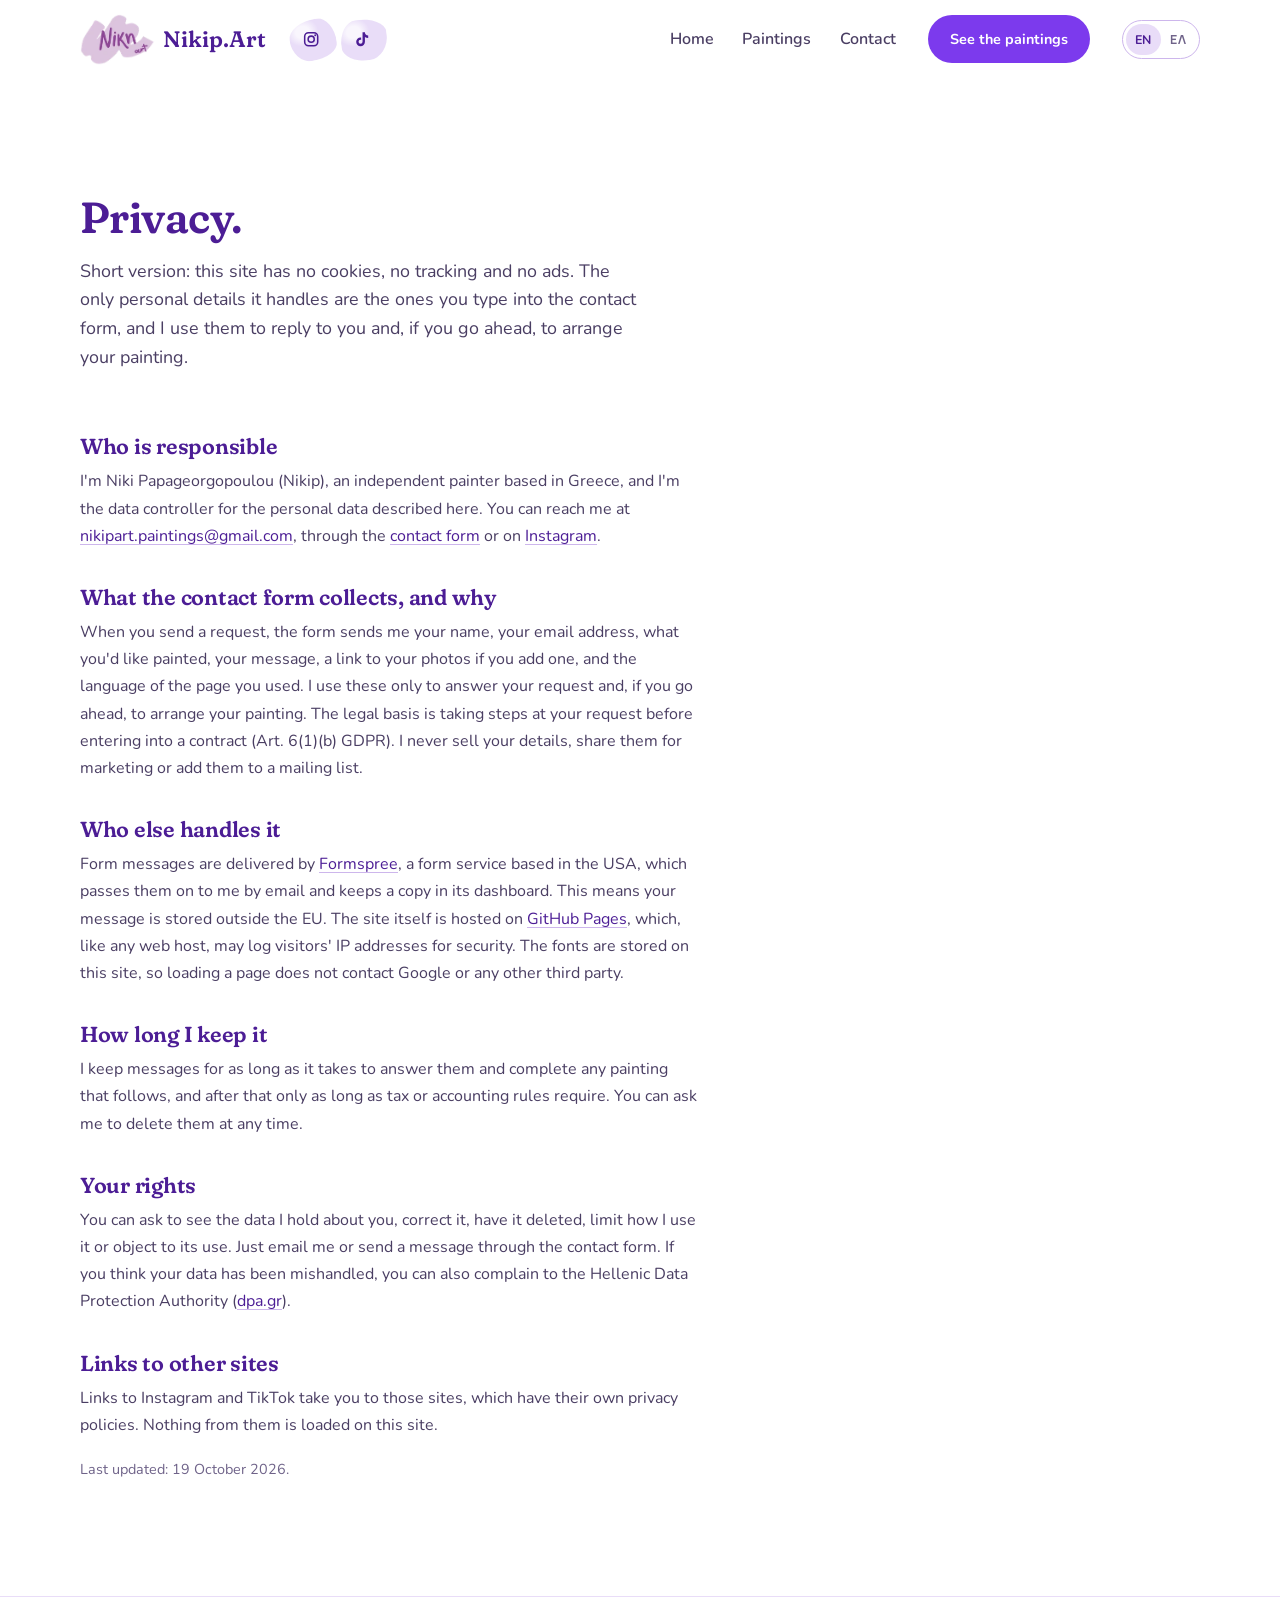
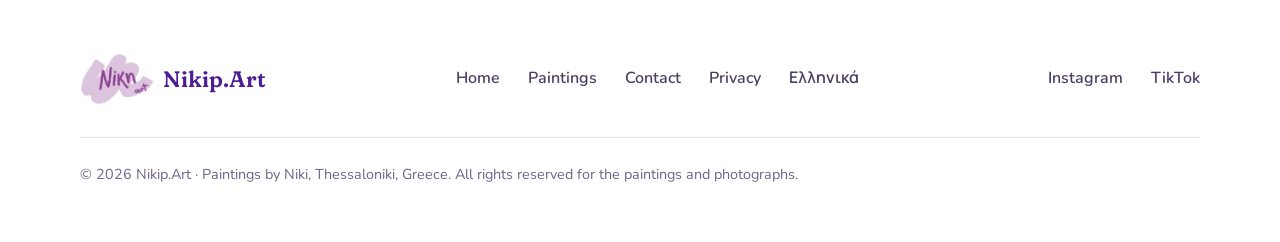
<file: privacy.html>
<!DOCTYPE html>
<html lang="en">
<head>
  <meta charset="UTF-8" />
  <meta name="viewport" content="width=device-width, initial-scale=1.0" />
  <title>Privacy — Nikip.Art</title>
  <meta name="description" content="How Nikip.Art handles the details you send through the contact form." />
  <meta name="theme-color" content="#FFFFFF" />

  <meta property="og:type" content="website" />
  <meta property="og:site_name" content="Nikip.Art" />
  <meta property="og:locale" content="en_GB" />
  <meta property="og:url" content="https://nikip.art/privacy.html" />
  <meta property="og:title" content="Privacy — Nikip.Art" />
  <meta property="og:description" content="How Nikip.Art handles the details you send through the contact form." />
  <meta property="og:image" content="https://nikip.art/assets/og/paintings.jpg" />

  <link rel="canonical" href="https://nikip.art/privacy.html" />
  <link rel="alternate" hreflang="en" href="https://nikip.art/privacy.html" />
  <link rel="alternate" hreflang="el" href="https://nikip.art/el/privacy.html" />
  <link rel="alternate" hreflang="x-default" href="https://nikip.art/privacy.html" />

  <link rel="icon" href="assets/Logos/favicon-32.png" sizes="32x32" type="image/png" />
  <link rel="icon" href="assets/Logos/favicon-192.png" sizes="192x192" type="image/png" />
  <link rel="apple-touch-icon" href="assets/Logos/apple-touch-icon.png" />

  <link rel="stylesheet" href="assets/fonts/fonts.css" />

  <link rel="stylesheet" href="style.css" />
</head>
<body>
  <a class="skip-link" href="#main">Skip to content</a>

  <!-- ============================= HEADER ============================= -->
  <header class="site-header" id="siteHeader">
    <div class="site-header__inner">
      <div class="site-header__start">
        <a class="brand" href="index.html" aria-label="Nikip.Art — home">
          <img class="brand__mark" src="assets/Logos/LogoNikipArt_Mark.webp" alt="" width="175" height="120" />
          <span class="brand__text">Nikip.Art</span>
        </a>

        <ul class="daubs" aria-label="Follow me">
          <li>
            <a class="daub" href="https://www.instagram.com/nikip.art/" target="_blank" rel="noopener noreferrer" aria-label="Nikip.Art on Instagram">
              <svg class="daub__icon" viewBox="0 0 24 24" aria-hidden="true" focusable="false">
                <rect x="3.5" y="3.5" width="17" height="17" rx="5" fill="none" stroke="currentColor" stroke-width="2"/>
                <circle cx="12" cy="12" r="4" fill="none" stroke="currentColor" stroke-width="2"/>
                <circle cx="17.2" cy="6.8" r="1.2" fill="currentColor"/>
              </svg>
              <span class="daub__drop" aria-hidden="true"></span>
              <span class="daub__drop" aria-hidden="true"></span>
              <span class="daub__drop" aria-hidden="true"></span>
            </a>
          </li>
          <li>
            <a class="daub daub--alt" href="https://www.tiktok.com/@p.nikh?_r=1&amp;_t=ZN-97JEhmYnabu" target="_blank" rel="noopener noreferrer" aria-label="Nikip.Art on TikTok">
              <svg class="daub__icon" viewBox="0 0 24 24" aria-hidden="true" focusable="false">
                <path fill="currentColor" d="M16.6 5.82a4.28 4.28 0 0 1-1.04-2.82h-3.1v12.4a2.6 2.6 0 1 1-2.6-2.6c.27 0 .53.04.78.12V9.75a5.74 5.74 0 0 0-.78-.05A5.7 5.7 0 1 0 15.56 15.4V9.01a7.3 7.3 0 0 0 4.27 1.37V7.3a4.28 4.28 0 0 1-3.23-1.48z"/>
              </svg>
              <span class="daub__drop" aria-hidden="true"></span>
              <span class="daub__drop" aria-hidden="true"></span>
              <span class="daub__drop" aria-hidden="true"></span>
            </a>
          </li>
        </ul>
      </div>

      <nav class="nav" id="primaryNav" aria-label="Main menu">
        <ul class="nav__list">
          <li><a class="nav__link" href="index.html">Home</a></li>
          <li><a class="nav__link" href="paintings.html">Paintings</a></li>
          <li><a class="nav__link" href="contact.html">Contact</a></li>
        </ul>
        <a class="btn btn--sm" href="paintings.html">See the paintings</a>
        <div class="lang-switch" role="group" aria-label="Language / Γλώσσα">
          <a class="lang-switch__opt is-current" href="privacy.html" hreflang="en" aria-current="true">EN</a>
          <a class="lang-switch__opt" href="el/privacy.html" hreflang="el" lang="el">ΕΛ</a>
        </div>
      </nav>

      <button class="nav-toggle" id="navToggle" type="button"
              aria-label="Open menu" aria-expanded="false" aria-controls="primaryNav">
        <span class="nav-toggle__bar"></span>
        <span class="nav-toggle__bar"></span>
        <span class="nav-toggle__bar"></span>
      </button>
    </div>
  </header>

  <main id="main">

    <section class="section">
      <div class="container">

        <div class="gallery__intro">
          <h1 class="h-section">Privacy.</h1>
          <p class="lede">
            Short version: this site has no cookies, no tracking and no ads. The only
            personal details it handles are the ones you type into the contact form, and
            I use them to reply to you and, if you go ahead, to arrange your painting.
          </p>
        </div>

        <div class="prose">
          <h2 class="h-sub">Who is responsible</h2>
          <p>
            I'm Niki Papageorgopoulou (Nikip), an independent painter based in Greece, and
            I'm the data controller for the personal data described here. You can reach me at
            <a href="mailto:nikipart.paintings@gmail.com">nikipart.paintings@gmail.com</a>,
            through the <a href="contact.html">contact form</a> or on
            <a href="https://www.instagram.com/nikip.art/" target="_blank" rel="noopener noreferrer">Instagram</a>.
          </p>

          <h2 class="h-sub">What the contact form collects, and why</h2>
          <p>
            When you send a request, the form sends me your name, your email address, what
            you'd like painted, your message, a link to your photos if you add one, and the
            language of the page you used. I use these only to answer your request and, if
            you go ahead, to arrange your painting. The legal basis is taking steps at your
            request before entering into a contract (Art. 6(1)(b) GDPR). I never sell your
            details, share them for marketing or add them to a mailing list.
          </p>

          <h2 class="h-sub">Who else handles it</h2>
          <p>
            Form messages are delivered by
            <a href="https://formspree.io/legal/privacy-policy/" target="_blank" rel="noopener noreferrer">Formspree</a>,
            a form service based in the USA, which passes them on to me by email and keeps a
            copy in its dashboard. This means your message is stored outside the EU. The site
            itself is hosted on
            <a href="https://docs.github.com/en/site-policy/privacy-policies/github-general-privacy-statement" target="_blank" rel="noopener noreferrer">GitHub Pages</a>,
            which, like any web host, may log visitors' IP addresses for security. The fonts
            are stored on this site, so loading a page does not contact Google or any other
            third party.
          </p>

          <h2 class="h-sub">How long I keep it</h2>
          <p>
            I keep messages for as long as it takes to answer them and complete any painting
            that follows, and after that only as long as tax or accounting rules require.
            You can ask me to delete them at any time.
          </p>

          <h2 class="h-sub">Your rights</h2>
          <p>
            You can ask to see the data I hold about you, correct it, have it deleted, limit
            how I use it or object to its use. Just email me or send a message through the
            contact form. If you think your data has been mishandled, you can also complain
            to the Hellenic Data Protection Authority
            (<a href="https://www.dpa.gr/" target="_blank" rel="noopener noreferrer">dpa.gr</a>).
          </p>

          <h2 class="h-sub">Links to other sites</h2>
          <p>
            Links to Instagram and TikTok take you to those sites, which have their own
            privacy policies. Nothing from them is loaded on this site.
          </p>

          <p class="note">Last updated: 19 October 2026.</p>
        </div>

      </div>
    </section>

  </main>

  <!-- ============================= FOOTER ============================= -->
  <footer class="site-footer">
    <div class="container">
      <div class="site-footer__top">
        <a class="brand" href="index.html">
          <img class="brand__mark" src="assets/Logos/LogoNikipArt_Mark.webp" alt="" width="175" height="120" loading="lazy" />
          <span class="brand__text">Nikip.Art</span>
        </a>

        <nav class="footer-nav" aria-label="Footer menu">
          <a href="index.html">Home</a>
          <a href="paintings.html">Paintings</a>
          <a href="contact.html">Contact</a>
          <a href="privacy.html">Privacy</a>
          <a href="el/privacy.html" hreflang="el" lang="el">Ελληνικά</a>
        </nav>

        <ul class="socials">
          <li><a href="https://www.instagram.com/nikip.art/" target="_blank" rel="noopener noreferrer">Instagram</a></li>
          <li><a href="https://www.tiktok.com/@p.nikh?_r=1&amp;_t=ZN-97JEhmYnabu" target="_blank" rel="noopener noreferrer">TikTok</a></li>
        </ul>
      </div>

      <div class="site-footer__bottom">
        <p>&copy; <span id="year">2026</span> Nikip.Art · Paintings by Niki, Thessaloniki, Greece. All rights reserved for the paintings and photographs.</p>
      </div>
    </div>
  </footer>

  <script src="script.js"></script>
</body>
</html>
</file>
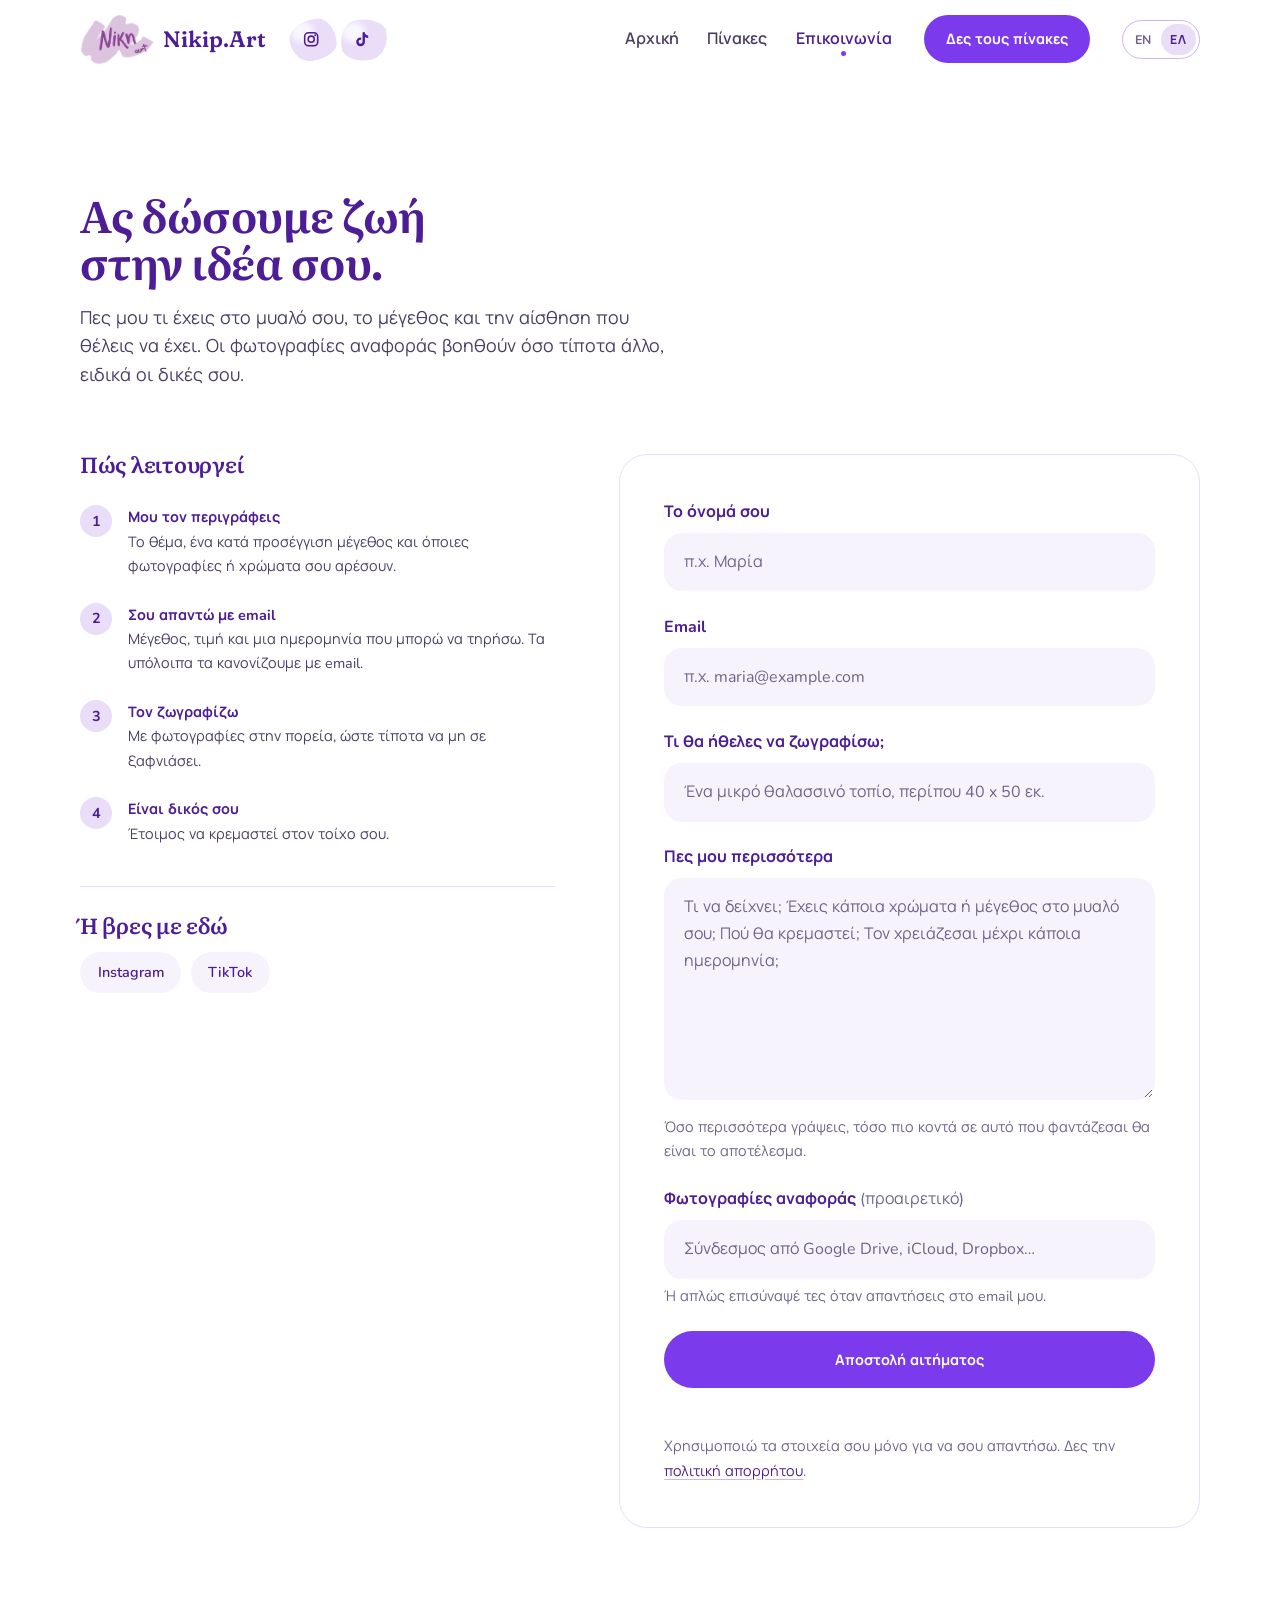
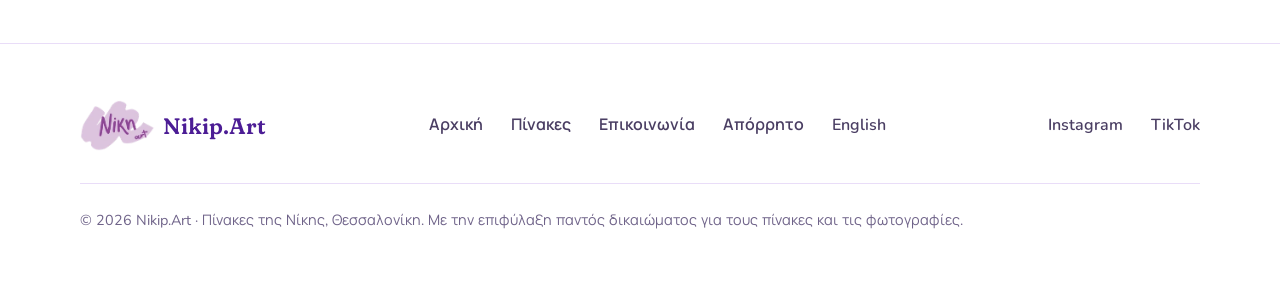
<file: el/contact.html>
<!DOCTYPE html>
<html lang="el">
<head>
  <meta charset="UTF-8" />
  <meta name="viewport" content="width=device-width, initial-scale=1.0" />
  <title>Πίνακας κατά παραγγελία — Nikip.Art</title>
  <meta name="description" content="Ζήτα έναν πίνακα κατά παραγγελία από τη Νίκη. Πες μου την ιδέα σου και θα σου απαντήσω με τιμή και χρονοδιάγραμμα." />
  <meta name="theme-color" content="#FFFFFF" />

  <meta property="og:type" content="website" />
  <meta property="og:site_name" content="Nikip.Art" />
  <meta property="og:locale" content="el_GR" />
  <meta property="og:url" content="https://nikip.art/el/contact.html" />
  <meta property="og:title" content="Πίνακας κατά παραγγελία — Nikip.Art" />
  <meta property="og:description" content="Ζήτα έναν πίνακα κατά παραγγελία." />
  <meta property="og:image" content="https://nikip.art/assets/og/paintings.jpg" />

  <link rel="canonical" href="https://nikip.art/el/contact.html" />
  <link rel="alternate" hreflang="en" href="https://nikip.art/contact.html" />
  <link rel="alternate" hreflang="el" href="https://nikip.art/el/contact.html" />
  <link rel="alternate" hreflang="x-default" href="https://nikip.art/contact.html" />

  <link rel="icon" href="../assets/Logos/favicon-32.png" sizes="32x32" type="image/png" />
  <link rel="icon" href="../assets/Logos/favicon-192.png" sizes="192x192" type="image/png" />
  <link rel="apple-touch-icon" href="../assets/Logos/apple-touch-icon.png" />

  <link rel="stylesheet" href="../assets/fonts/fonts.css" />

  <link rel="stylesheet" href="../style.css" />
</head>
<body>
  <a class="skip-link" href="#main">Μετάβαση στο περιεχόμενο</a>

  <!-- ============================= HEADER ============================= -->
  <header class="site-header" id="siteHeader">
    <div class="site-header__inner">
      <div class="site-header__start">
        <a class="brand" href="index.html" aria-label="Nikip.Art — αρχική">
          <img class="brand__mark" src="../assets/Logos/LogoNikipArt_Mark.webp" alt="" width="175" height="120" />
          <span class="brand__text">Nikip.Art</span>
        </a>

        <ul class="daubs" aria-label="Ακολούθησέ με">
          <li>
            <a class="daub" href="https://www.instagram.com/nikip.art/" target="_blank" rel="noopener noreferrer" aria-label="Το Nikip.Art στο Instagram">
              <svg class="daub__icon" viewBox="0 0 24 24" aria-hidden="true" focusable="false">
                <rect x="3.5" y="3.5" width="17" height="17" rx="5" fill="none" stroke="currentColor" stroke-width="2"/>
                <circle cx="12" cy="12" r="4" fill="none" stroke="currentColor" stroke-width="2"/>
                <circle cx="17.2" cy="6.8" r="1.2" fill="currentColor"/>
              </svg>
              <span class="daub__drop" aria-hidden="true"></span>
              <span class="daub__drop" aria-hidden="true"></span>
              <span class="daub__drop" aria-hidden="true"></span>
            </a>
          </li>
          <li>
            <a class="daub daub--alt" href="https://www.tiktok.com/@p.nikh?_r=1&amp;_t=ZN-97JEhmYnabu" target="_blank" rel="noopener noreferrer" aria-label="Το Nikip.Art στο TikTok">
              <svg class="daub__icon" viewBox="0 0 24 24" aria-hidden="true" focusable="false">
                <path fill="currentColor" d="M16.6 5.82a4.28 4.28 0 0 1-1.04-2.82h-3.1v12.4a2.6 2.6 0 1 1-2.6-2.6c.27 0 .53.04.78.12V9.75a5.74 5.74 0 0 0-.78-.05A5.7 5.7 0 1 0 15.56 15.4V9.01a7.3 7.3 0 0 0 4.27 1.37V7.3a4.28 4.28 0 0 1-3.23-1.48z"/>
              </svg>
              <span class="daub__drop" aria-hidden="true"></span>
              <span class="daub__drop" aria-hidden="true"></span>
              <span class="daub__drop" aria-hidden="true"></span>
            </a>
          </li>
        </ul>
      </div>

      <nav class="nav" id="primaryNav" aria-label="Κύριο μενού">
        <ul class="nav__list">
          <li><a class="nav__link" href="index.html">Αρχική</a></li>
          <li><a class="nav__link" href="paintings.html">Πίνακες</a></li>
          <li><a class="nav__link is-current" href="contact.html" aria-current="page">Επικοινωνία</a></li>
        </ul>
        <a class="btn btn--sm" href="paintings.html">Δες τους πίνακες</a>
        <div class="lang-switch" role="group" aria-label="Γλώσσα / Language">
          <a class="lang-switch__opt" href="../contact.html" hreflang="en" lang="en">EN</a>
          <a class="lang-switch__opt is-current" href="contact.html" hreflang="el" aria-current="true">ΕΛ</a>
        </div>
      </nav>

      <button class="nav-toggle" id="navToggle" type="button"
              aria-label="Άνοιγμα μενού" aria-expanded="false" aria-controls="primaryNav">
        <span class="nav-toggle__bar"></span>
        <span class="nav-toggle__bar"></span>
        <span class="nav-toggle__bar"></span>
      </button>
    </div>
  </header>

  <main id="main">

    <section class="section">
      <div class="container">

        <div class="gallery__intro">
          <h1 class="h-section">Ας δώσουμε ζωή στην ιδέα σου.</h1>
          <p class="lede">
            Πες μου τι έχεις στο μυαλό σου, το μέγεθος και την αίσθηση που θέλεις να έχει.
            Οι φωτογραφίες αναφοράς βοηθούν όσο τίποτα άλλο, ειδικά οι δικές σου.
          </p>
          <a class="contact__jump" href="#commissionForm">Πήγαινε στη φόρμα ↓</a>
        </div>

        <div class="contact__grid">

          <aside>
            <h2 class="h-sub">Πώς λειτουργεί</h2>

            <ol class="steps">
              <li class="step">
                <div>
                  <p class="step__title">Μου τον περιγράφεις</p>
                  <p>Το θέμα, ένα κατά προσέγγιση μέγεθος και όποιες φωτογραφίες ή χρώματα σου αρέσουν.</p>
                </div>
              </li>
              <li class="step">
                <div>
                  <p class="step__title">Σου απαντώ με email</p>
                  <p>Μέγεθος, τιμή και μια ημερομηνία που μπορώ να τηρήσω. Τα υπόλοιπα τα κανονίζουμε με email.</p>
                </div>
              </li>
              <li class="step">
                <div>
                  <p class="step__title">Τον ζωγραφίζω</p>
                  <p>Με φωτογραφίες στην πορεία, ώστε τίποτα να μη σε ξαφνιάσει.</p>
                </div>
              </li>
              <li class="step">
                <div>
                  <p class="step__title">Είναι δικός σου</p>
                  <p>Έτοιμος να κρεμαστεί στον τοίχο σου.</p>
                </div>
              </li>
            </ol>

            <div class="elsewhere">
              <h2 class="h-sub">Ή βρες με εδώ</h2>
              <div class="elsewhere__links">
                <a href="https://www.instagram.com/nikip.art/" target="_blank" rel="noopener noreferrer">Instagram</a>
                <a href="https://www.tiktok.com/@p.nikh?_r=1&amp;_t=ZN-97JEhmYnabu" target="_blank" rel="noopener noreferrer">TikTok</a>
              </div>
            </div>
          </aside>

          <div>
            <!-- Formspree form xgaoqbvl delivers to nikipart.paintings@gmail.com
                 (same id as the English contact.html). -->
            <form class="form"
                  id="commissionForm"
                  action="https://formspree.io/f/xgaoqbvl"
                  method="POST"
                  novalidate>

              <input type="hidden" name="language" value="Ελληνικά" />

              <div class="form__row">
                <label class="form__label" for="name">Το όνομά σου</label>
                <input class="form__input" type="text" id="name" name="name"
                       required autocomplete="name" placeholder="π.χ. Μαρία" />
                <p class="form__error" data-error-for="name"></p>
              </div>

              <div class="form__row">
                <label class="form__label" for="email">Email</label>
                <input class="form__input" type="email" id="email" name="email"
                       required autocomplete="email" placeholder="π.χ. maria@example.com" />
                <p class="form__error" data-error-for="email"></p>
              </div>

              <div class="form__row">
                <label class="form__label" for="subject">Τι θα ήθελες να ζωγραφίσω;</label>
                <input class="form__input" type="text" id="subject" name="subject"
                       required placeholder="Ένα μικρό θαλασσινό τοπίο, περίπου 40 x 50 εκ." />
                <p class="form__error" data-error-for="subject"></p>
              </div>

              <div class="form__row">
                <label class="form__label" for="message">Πες μου περισσότερα</label>
                <textarea class="form__input form__textarea" id="message" name="message"
                          rows="7" required
                          placeholder="Τι να δείχνει; Έχεις κάποια χρώματα ή μέγεθος στο μυαλό σου; Πού θα κρεμαστεί; Τον χρειάζεσαι μέχρι κάποια ημερομηνία;"></textarea>
                <p class="form__hint">Όσο περισσότερα γράψεις, τόσο πιο κοντά σε αυτό που φαντάζεσαι θα είναι το αποτέλεσμα.</p>
                <p class="form__error" data-error-for="message"></p>
              </div>

              <div class="form__row">
                <label class="form__label" for="photos">Φωτογραφίες αναφοράς <span class="form__optional">(προαιρετικό)</span></label>
                <input class="form__input" type="text" id="photos" name="photos_link"
                       inputmode="url" autocomplete="off"
                       placeholder="Σύνδεσμος από Google Drive, iCloud, Dropbox…"
                       aria-describedby="photos-hint" />
                <p class="form__hint" id="photos-hint">
                  Ή απλώς επισύναψέ τες όταν απαντήσεις στο email μου.
                </p>
              </div>

              <div class="form__gotcha" aria-hidden="true">
                <label for="_gotcha">Άφησέ το κενό</label>
                <input type="text" id="_gotcha" name="_gotcha" tabindex="-1" autocomplete="off" />
              </div>

              <button class="btn btn--block" type="submit" id="formSubmit">
                <span class="btn__label">Αποστολή αιτήματος</span>
              </button>

              <p class="form__status" id="formStatus" role="status" aria-live="polite"></p>
              <p class="form__hint">Χρησιμοποιώ τα στοιχεία σου μόνο για να σου απαντήσω. Δες την <a href="privacy.html">πολιτική απορρήτου</a>.</p>
            </form>
          </div>

        </div>
      </div>
    </section>

  </main>

  <!-- ============================= FOOTER ============================= -->
  <footer class="site-footer">
    <div class="container">
      <div class="site-footer__top">
        <a class="brand" href="index.html">
          <img class="brand__mark" src="../assets/Logos/LogoNikipArt_Mark.webp" alt="" width="175" height="120" loading="lazy" />
          <span class="brand__text">Nikip.Art</span>
        </a>

        <nav class="footer-nav" aria-label="Μενού υποσέλιδου">
          <a href="index.html">Αρχική</a>
          <a href="paintings.html">Πίνακες</a>
          <a href="contact.html">Επικοινωνία</a>
          <a href="privacy.html">Απόρρητο</a>
          <a href="../contact.html" hreflang="en" lang="en">English</a>
        </nav>

        <ul class="socials">
          <li><a href="https://www.instagram.com/nikip.art/" target="_blank" rel="noopener noreferrer">Instagram</a></li>
          <li><a href="https://www.tiktok.com/@p.nikh?_r=1&amp;_t=ZN-97JEhmYnabu" target="_blank" rel="noopener noreferrer">TikTok</a></li>
        </ul>
      </div>

      <div class="site-footer__bottom">
        <p>&copy; <span id="year">2026</span> Nikip.Art · Πίνακες της Νίκης, Θεσσαλονίκη. Με την επιφύλαξη παντός δικαιώματος για τους πίνακες και τις φωτογραφίες.</p>
      </div>
    </div>
  </footer>

  <script src="../script.js"></script>
</body>
</html>
</file>
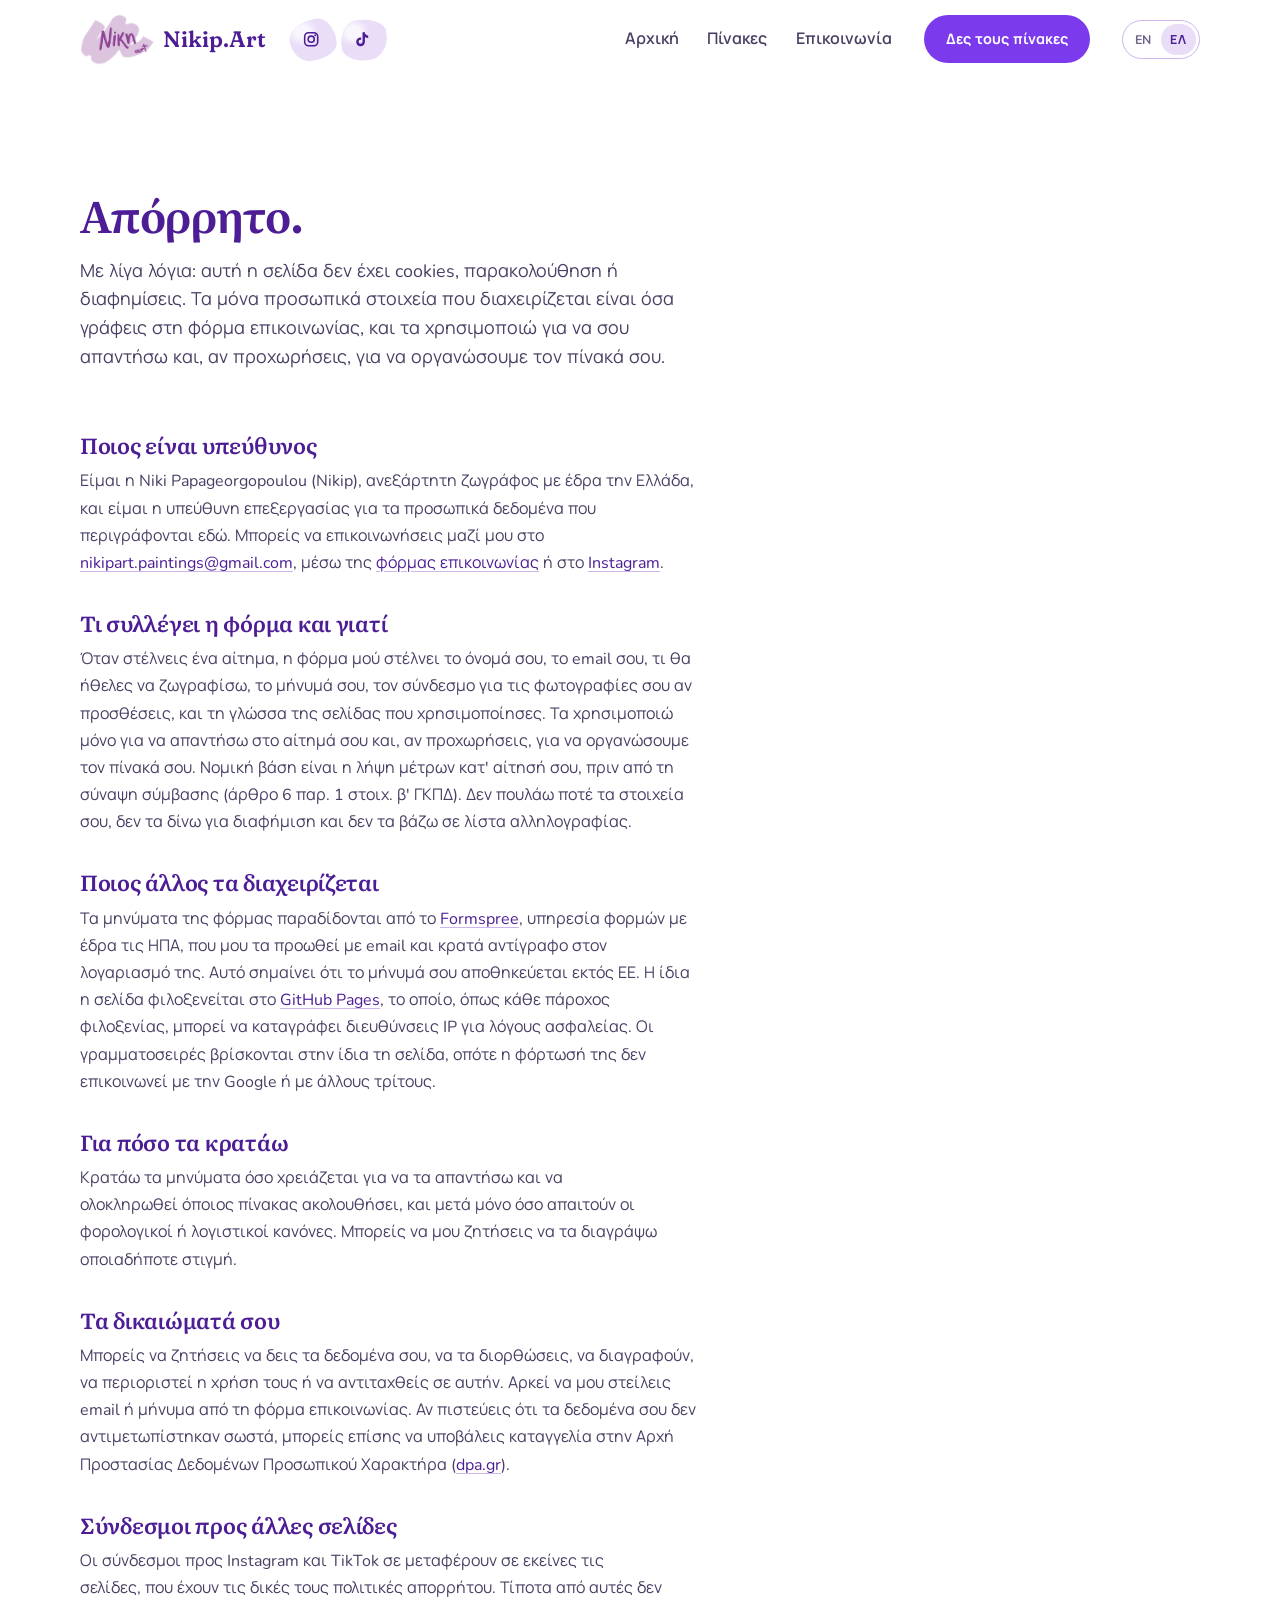
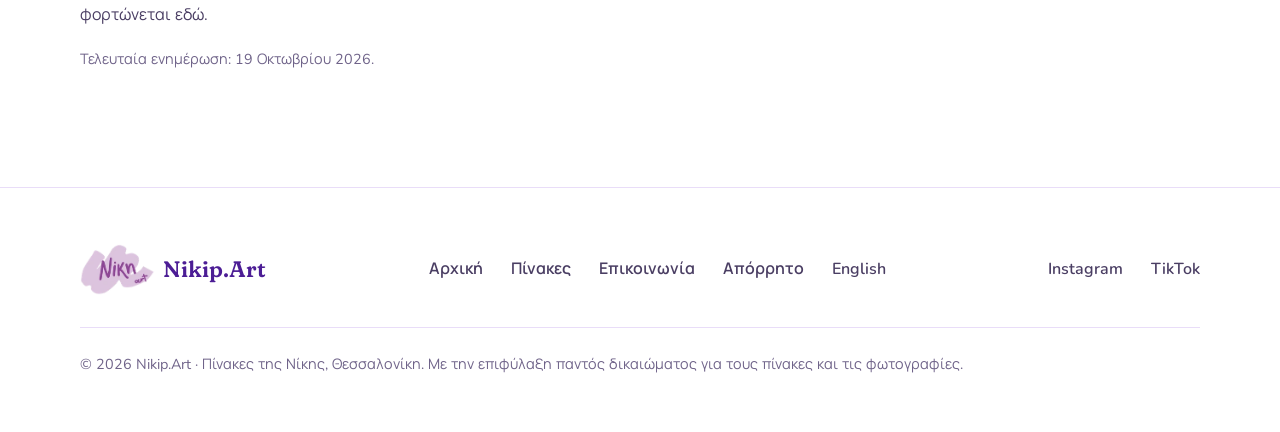
<file: el/privacy.html>
<!DOCTYPE html>
<html lang="el">
<head>
  <meta charset="UTF-8" />
  <meta name="viewport" content="width=device-width, initial-scale=1.0" />
  <title>Απόρρητο — Nikip.Art</title>
  <meta name="description" content="Πώς το Nikip.Art χειρίζεται τα στοιχεία που στέλνεις από τη φόρμα επικοινωνίας." />
  <meta name="theme-color" content="#FFFFFF" />

  <meta property="og:type" content="website" />
  <meta property="og:site_name" content="Nikip.Art" />
  <meta property="og:locale" content="el_GR" />
  <meta property="og:url" content="https://nikip.art/el/privacy.html" />
  <meta property="og:title" content="Απόρρητο — Nikip.Art" />
  <meta property="og:description" content="Πώς το Nikip.Art χειρίζεται τα στοιχεία που στέλνεις από τη φόρμα επικοινωνίας." />
  <meta property="og:image" content="https://nikip.art/assets/og/paintings.jpg" />

  <link rel="canonical" href="https://nikip.art/el/privacy.html" />
  <link rel="alternate" hreflang="en" href="https://nikip.art/privacy.html" />
  <link rel="alternate" hreflang="el" href="https://nikip.art/el/privacy.html" />
  <link rel="alternate" hreflang="x-default" href="https://nikip.art/privacy.html" />

  <link rel="icon" href="../assets/Logos/favicon-32.png" sizes="32x32" type="image/png" />
  <link rel="icon" href="../assets/Logos/favicon-192.png" sizes="192x192" type="image/png" />
  <link rel="apple-touch-icon" href="../assets/Logos/apple-touch-icon.png" />

  <link rel="stylesheet" href="../assets/fonts/fonts.css" />

  <link rel="stylesheet" href="../style.css" />
</head>
<body>
  <a class="skip-link" href="#main">Μετάβαση στο περιεχόμενο</a>

  <!-- ============================= HEADER ============================= -->
  <header class="site-header" id="siteHeader">
    <div class="site-header__inner">
      <div class="site-header__start">
        <a class="brand" href="index.html" aria-label="Nikip.Art — αρχική">
          <img class="brand__mark" src="../assets/Logos/LogoNikipArt_Mark.webp" alt="" width="175" height="120" />
          <span class="brand__text">Nikip.Art</span>
        </a>

        <ul class="daubs" aria-label="Ακολούθησέ με">
          <li>
            <a class="daub" href="https://www.instagram.com/nikip.art/" target="_blank" rel="noopener noreferrer" aria-label="Το Nikip.Art στο Instagram">
              <svg class="daub__icon" viewBox="0 0 24 24" aria-hidden="true" focusable="false">
                <rect x="3.5" y="3.5" width="17" height="17" rx="5" fill="none" stroke="currentColor" stroke-width="2"/>
                <circle cx="12" cy="12" r="4" fill="none" stroke="currentColor" stroke-width="2"/>
                <circle cx="17.2" cy="6.8" r="1.2" fill="currentColor"/>
              </svg>
              <span class="daub__drop" aria-hidden="true"></span>
              <span class="daub__drop" aria-hidden="true"></span>
              <span class="daub__drop" aria-hidden="true"></span>
            </a>
          </li>
          <li>
            <a class="daub daub--alt" href="https://www.tiktok.com/@p.nikh?_r=1&amp;_t=ZN-97JEhmYnabu" target="_blank" rel="noopener noreferrer" aria-label="Το Nikip.Art στο TikTok">
              <svg class="daub__icon" viewBox="0 0 24 24" aria-hidden="true" focusable="false">
                <path fill="currentColor" d="M16.6 5.82a4.28 4.28 0 0 1-1.04-2.82h-3.1v12.4a2.6 2.6 0 1 1-2.6-2.6c.27 0 .53.04.78.12V9.75a5.74 5.74 0 0 0-.78-.05A5.7 5.7 0 1 0 15.56 15.4V9.01a7.3 7.3 0 0 0 4.27 1.37V7.3a4.28 4.28 0 0 1-3.23-1.48z"/>
              </svg>
              <span class="daub__drop" aria-hidden="true"></span>
              <span class="daub__drop" aria-hidden="true"></span>
              <span class="daub__drop" aria-hidden="true"></span>
            </a>
          </li>
        </ul>
      </div>

      <nav class="nav" id="primaryNav" aria-label="Κύριο μενού">
        <ul class="nav__list">
          <li><a class="nav__link" href="index.html">Αρχική</a></li>
          <li><a class="nav__link" href="paintings.html">Πίνακες</a></li>
          <li><a class="nav__link" href="contact.html">Επικοινωνία</a></li>
        </ul>
        <a class="btn btn--sm" href="paintings.html">Δες τους πίνακες</a>
        <div class="lang-switch" role="group" aria-label="Γλώσσα / Language">
          <a class="lang-switch__opt" href="../privacy.html" hreflang="en" lang="en">EN</a>
          <a class="lang-switch__opt is-current" href="privacy.html" hreflang="el" aria-current="true">ΕΛ</a>
        </div>
      </nav>

      <button class="nav-toggle" id="navToggle" type="button"
              aria-label="Άνοιγμα μενού" aria-expanded="false" aria-controls="primaryNav">
        <span class="nav-toggle__bar"></span>
        <span class="nav-toggle__bar"></span>
        <span class="nav-toggle__bar"></span>
      </button>
    </div>
  </header>

  <main id="main">

    <section class="section">
      <div class="container">

        <div class="gallery__intro">
          <h1 class="h-section">Απόρρητο.</h1>
          <p class="lede">
            Με λίγα λόγια: αυτή η σελίδα δεν έχει cookies, παρακολούθηση ή διαφημίσεις.
            Τα μόνα προσωπικά στοιχεία που διαχειρίζεται είναι όσα γράφεις στη φόρμα
            επικοινωνίας, και τα χρησιμοποιώ για να σου απαντήσω και, αν προχωρήσεις,
            για να οργανώσουμε τον πίνακά σου.
          </p>
        </div>

        <div class="prose">
          <h2 class="h-sub">Ποιος είναι υπεύθυνος</h2>
          <p>
            Είμαι η Niki Papageorgopoulou (Nikip), ανεξάρτητη ζωγράφος με έδρα την Ελλάδα,
            και είμαι η υπεύθυνη επεξεργασίας για τα προσωπικά δεδομένα που περιγράφονται
            εδώ. Μπορείς να επικοινωνήσεις μαζί μου στο
            <a href="mailto:nikipart.paintings@gmail.com">nikipart.paintings@gmail.com</a>,
            μέσω της <a href="contact.html">φόρμας επικοινωνίας</a> ή στο
            <a href="https://www.instagram.com/nikip.art/" target="_blank" rel="noopener noreferrer">Instagram</a>.
          </p>

          <h2 class="h-sub">Τι συλλέγει η φόρμα και γιατί</h2>
          <p>
            Όταν στέλνεις ένα αίτημα, η φόρμα μού στέλνει το όνομά σου, το email σου, τι θα
            ήθελες να ζωγραφίσω, το μήνυμά σου, τον σύνδεσμο για τις φωτογραφίες σου αν
            προσθέσεις, και τη γλώσσα της σελίδας που χρησιμοποίησες. Τα χρησιμοποιώ μόνο
            για να απαντήσω στο αίτημά σου και, αν προχωρήσεις, για να οργανώσουμε τον
            πίνακά σου. Νομική βάση είναι η λήψη μέτρων κατ' αίτησή σου, πριν από τη σύναψη
            σύμβασης (άρθρο 6 παρ. 1 στοιχ. βʹ ΓΚΠΔ). Δεν πουλάω ποτέ τα στοιχεία σου, δεν
            τα δίνω για διαφήμιση και δεν τα βάζω σε λίστα αλληλογραφίας.
          </p>

          <h2 class="h-sub">Ποιος άλλος τα διαχειρίζεται</h2>
          <p>
            Τα μηνύματα της φόρμας παραδίδονται από το
            <a href="https://formspree.io/legal/privacy-policy/" target="_blank" rel="noopener noreferrer">Formspree</a>,
            υπηρεσία φορμών με έδρα τις ΗΠΑ, που μου τα προωθεί με email και κρατά αντίγραφο
            στον λογαριασμό της. Αυτό σημαίνει ότι το μήνυμά σου αποθηκεύεται εκτός ΕΕ. Η ίδια
            η σελίδα φιλοξενείται στο
            <a href="https://docs.github.com/en/site-policy/privacy-policies/github-general-privacy-statement" target="_blank" rel="noopener noreferrer">GitHub Pages</a>,
            το οποίο, όπως κάθε πάροχος φιλοξενίας, μπορεί να καταγράφει διευθύνσεις IP για
            λόγους ασφαλείας. Οι γραμματοσειρές βρίσκονται στην ίδια τη σελίδα, οπότε η
            φόρτωσή της δεν επικοινωνεί με την Google ή με άλλους τρίτους.
          </p>

          <h2 class="h-sub">Για πόσο τα κρατάω</h2>
          <p>
            Κρατάω τα μηνύματα όσο χρειάζεται για να τα απαντήσω και να ολοκληρωθεί όποιος
            πίνακας ακολουθήσει, και μετά μόνο όσο απαιτούν οι φορολογικοί ή λογιστικοί
            κανόνες. Μπορείς να μου ζητήσεις να τα διαγράψω οποιαδήποτε στιγμή.
          </p>

          <h2 class="h-sub">Τα δικαιώματά σου</h2>
          <p>
            Μπορείς να ζητήσεις να δεις τα δεδομένα σου, να τα διορθώσεις, να διαγραφούν, να
            περιοριστεί η χρήση τους ή να αντιταχθείς σε αυτήν. Αρκεί να μου στείλεις email ή
            μήνυμα από τη φόρμα επικοινωνίας. Αν πιστεύεις ότι τα δεδομένα σου δεν
            αντιμετωπίστηκαν σωστά, μπορείς επίσης να υποβάλεις καταγγελία στην Αρχή
            Προστασίας Δεδομένων Προσωπικού Χαρακτήρα
            (<a href="https://www.dpa.gr/" target="_blank" rel="noopener noreferrer">dpa.gr</a>).
          </p>

          <h2 class="h-sub">Σύνδεσμοι προς άλλες σελίδες</h2>
          <p>
            Οι σύνδεσμοι προς Instagram και TikTok σε μεταφέρουν σε εκείνες τις σελίδες,
            που έχουν τις δικές τους πολιτικές απορρήτου. Τίποτα από αυτές δεν φορτώνεται εδώ.
          </p>

          <p class="note">Τελευταία ενημέρωση: 19 Οκτωβρίου 2026.</p>
        </div>

      </div>
    </section>

  </main>

  <!-- ============================= FOOTER ============================= -->
  <footer class="site-footer">
    <div class="container">
      <div class="site-footer__top">
        <a class="brand" href="index.html">
          <img class="brand__mark" src="../assets/Logos/LogoNikipArt_Mark.webp" alt="" width="175" height="120" loading="lazy" />
          <span class="brand__text">Nikip.Art</span>
        </a>

        <nav class="footer-nav" aria-label="Μενού υποσέλιδου">
          <a href="index.html">Αρχική</a>
          <a href="paintings.html">Πίνακες</a>
          <a href="contact.html">Επικοινωνία</a>
          <a href="privacy.html">Απόρρητο</a>
          <a href="../privacy.html" hreflang="en" lang="en">English</a>
        </nav>

        <ul class="socials">
          <li><a href="https://www.instagram.com/nikip.art/" target="_blank" rel="noopener noreferrer">Instagram</a></li>
          <li><a href="https://www.tiktok.com/@p.nikh?_r=1&amp;_t=ZN-97JEhmYnabu" target="_blank" rel="noopener noreferrer">TikTok</a></li>
        </ul>
      </div>

      <div class="site-footer__bottom">
        <p>&copy; <span id="year">2026</span> Nikip.Art · Πίνακες της Νίκης, Θεσσαλονίκη. Με την επιφύλαξη παντός δικαιώματος για τους πίνακες και τις φωτογραφίες.</p>
      </div>
    </div>
  </footer>

  <script src="../script.js"></script>
</body>
</html>
</file>
<file: assets/fonts/fonts.css>
/* Self-hosted Google Fonts (Fraunces, Nunito, Literata, Manrope; SIL Open
   Font License). Served from this site instead of fonts.googleapis.com so
   visitors' IP addresses are not sent to Google. Latin + Greek subsets only.
   Generated from the Google Fonts CSS2 API; regenerate the same way. */

/* Fraunces — latin-ext */
@font-face {
  font-family: 'Fraunces';
  font-style: normal;
  font-weight: 400 700;
  font-display: swap;
  src: url(fraunces-latin-ext.woff2) format('woff2');
  unicode-range: U+0100-02BA, U+02BD-02C5, U+02C7-02CC, U+02CE-02D7, U+02DD-02FF, U+0304, U+0308, U+0329, U+1D00-1DBF, U+1E00-1E9F, U+1EF2-1EFF, U+2020, U+20A0-20AB, U+20AD-20C4, U+2113, U+2C60-2C7F, U+A720-A7FF;
}

/* Fraunces — latin */
@font-face {
  font-family: 'Fraunces';
  font-style: normal;
  font-weight: 400 700;
  font-display: swap;
  src: url(fraunces-latin.woff2) format('woff2');
  unicode-range: U+0000-00FF, U+0131, U+0152-0153, U+02BB-02BC, U+02C6, U+02DA, U+02DC, U+0304, U+0308, U+0329, U+2000-206F, U+20AC, U+2122, U+2191, U+2193, U+2212, U+2215, U+FEFF, U+FFFD;
}

/* Literata — greek-ext */
@font-face {
  font-family: 'Literata';
  font-style: normal;
  font-weight: 400 700;
  font-display: swap;
  src: url(literata-greek-ext.woff2) format('woff2');
  unicode-range: U+1F00-1FFF;
}

/* Literata — greek */
@font-face {
  font-family: 'Literata';
  font-style: normal;
  font-weight: 400 700;
  font-display: swap;
  src: url(literata-greek.woff2) format('woff2');
  unicode-range: U+0370-0377, U+037A-037F, U+0384-038A, U+038C, U+038E-03A1, U+03A3-03FF;
}

/* Literata — latin-ext */
@font-face {
  font-family: 'Literata';
  font-style: normal;
  font-weight: 400 700;
  font-display: swap;
  src: url(literata-latin-ext.woff2) format('woff2');
  unicode-range: U+0100-02BA, U+02BD-02C5, U+02C7-02CC, U+02CE-02D7, U+02DD-02FF, U+0304, U+0308, U+0329, U+1D00-1DBF, U+1E00-1E9F, U+1EF2-1EFF, U+2020, U+20A0-20AB, U+20AD-20C4, U+2113, U+2C60-2C7F, U+A720-A7FF;
}

/* Literata — latin */
@font-face {
  font-family: 'Literata';
  font-style: normal;
  font-weight: 400 700;
  font-display: swap;
  src: url(literata-latin.woff2) format('woff2');
  unicode-range: U+0000-00FF, U+0131, U+0152-0153, U+02BB-02BC, U+02C6, U+02DA, U+02DC, U+0304, U+0308, U+0329, U+2000-206F, U+20AC, U+2122, U+2191, U+2193, U+2212, U+2215, U+FEFF, U+FFFD;
}

/* Manrope — greek */
@font-face {
  font-family: 'Manrope';
  font-style: normal;
  font-weight: 400;
  font-display: swap;
  src: url(manrope-greek.woff2) format('woff2');
  unicode-range: U+0370-0377, U+037A-037F, U+0384-038A, U+038C, U+038E-03A1, U+03A3-03FF;
}

/* Manrope — latin-ext */
@font-face {
  font-family: 'Manrope';
  font-style: normal;
  font-weight: 400;
  font-display: swap;
  src: url(manrope-latin-ext.woff2) format('woff2');
  unicode-range: U+0100-02BA, U+02BD-02C5, U+02C7-02CC, U+02CE-02D7, U+02DD-02FF, U+0304, U+0308, U+0329, U+1D00-1DBF, U+1E00-1E9F, U+1EF2-1EFF, U+2020, U+20A0-20AB, U+20AD-20C4, U+2113, U+2C60-2C7F, U+A720-A7FF;
}

/* Manrope — latin */
@font-face {
  font-family: 'Manrope';
  font-style: normal;
  font-weight: 400;
  font-display: swap;
  src: url(manrope-latin.woff2) format('woff2');
  unicode-range: U+0000-00FF, U+0131, U+0152-0153, U+02BB-02BC, U+02C6, U+02DA, U+02DC, U+0304, U+0308, U+0329, U+2000-206F, U+20AC, U+2122, U+2191, U+2193, U+2212, U+2215, U+FEFF, U+FFFD;
}

/* Manrope — greek */
@font-face {
  font-family: 'Manrope';
  font-style: normal;
  font-weight: 600;
  font-display: swap;
  src: url(manrope-greek.woff2) format('woff2');
  unicode-range: U+0370-0377, U+037A-037F, U+0384-038A, U+038C, U+038E-03A1, U+03A3-03FF;
}

/* Manrope — latin-ext */
@font-face {
  font-family: 'Manrope';
  font-style: normal;
  font-weight: 600;
  font-display: swap;
  src: url(manrope-latin-ext.woff2) format('woff2');
  unicode-range: U+0100-02BA, U+02BD-02C5, U+02C7-02CC, U+02CE-02D7, U+02DD-02FF, U+0304, U+0308, U+0329, U+1D00-1DBF, U+1E00-1E9F, U+1EF2-1EFF, U+2020, U+20A0-20AB, U+20AD-20C4, U+2113, U+2C60-2C7F, U+A720-A7FF;
}

/* Manrope — latin */
@font-face {
  font-family: 'Manrope';
  font-style: normal;
  font-weight: 600;
  font-display: swap;
  src: url(manrope-latin.woff2) format('woff2');
  unicode-range: U+0000-00FF, U+0131, U+0152-0153, U+02BB-02BC, U+02C6, U+02DA, U+02DC, U+0304, U+0308, U+0329, U+2000-206F, U+20AC, U+2122, U+2191, U+2193, U+2212, U+2215, U+FEFF, U+FFFD;
}

/* Manrope — greek */
@font-face {
  font-family: 'Manrope';
  font-style: normal;
  font-weight: 700;
  font-display: swap;
  src: url(manrope-greek.woff2) format('woff2');
  unicode-range: U+0370-0377, U+037A-037F, U+0384-038A, U+038C, U+038E-03A1, U+03A3-03FF;
}

/* Manrope — latin-ext */
@font-face {
  font-family: 'Manrope';
  font-style: normal;
  font-weight: 700;
  font-display: swap;
  src: url(manrope-latin-ext.woff2) format('woff2');
  unicode-range: U+0100-02BA, U+02BD-02C5, U+02C7-02CC, U+02CE-02D7, U+02DD-02FF, U+0304, U+0308, U+0329, U+1D00-1DBF, U+1E00-1E9F, U+1EF2-1EFF, U+2020, U+20A0-20AB, U+20AD-20C4, U+2113, U+2C60-2C7F, U+A720-A7FF;
}

/* Manrope — latin */
@font-face {
  font-family: 'Manrope';
  font-style: normal;
  font-weight: 700;
  font-display: swap;
  src: url(manrope-latin.woff2) format('woff2');
  unicode-range: U+0000-00FF, U+0131, U+0152-0153, U+02BB-02BC, U+02C6, U+02DA, U+02DC, U+0304, U+0308, U+0329, U+2000-206F, U+20AC, U+2122, U+2191, U+2193, U+2212, U+2215, U+FEFF, U+FFFD;
}

/* Nunito — latin-ext */
@font-face {
  font-family: 'Nunito';
  font-style: normal;
  font-weight: 400;
  font-display: swap;
  src: url(nunito-latin-ext.woff2) format('woff2');
  unicode-range: U+0100-02BA, U+02BD-02C5, U+02C7-02CC, U+02CE-02D7, U+02DD-02FF, U+0304, U+0308, U+0329, U+1D00-1DBF, U+1E00-1E9F, U+1EF2-1EFF, U+2020, U+20A0-20AB, U+20AD-20C4, U+2113, U+2C60-2C7F, U+A720-A7FF;
}

/* Nunito — latin */
@font-face {
  font-family: 'Nunito';
  font-style: normal;
  font-weight: 400;
  font-display: swap;
  src: url(nunito-latin.woff2) format('woff2');
  unicode-range: U+0000-00FF, U+0131, U+0152-0153, U+02BB-02BC, U+02C6, U+02DA, U+02DC, U+0304, U+0308, U+0329, U+2000-206F, U+20AC, U+2122, U+2191, U+2193, U+2212, U+2215, U+FEFF, U+FFFD;
}

/* Nunito — latin-ext */
@font-face {
  font-family: 'Nunito';
  font-style: normal;
  font-weight: 600;
  font-display: swap;
  src: url(nunito-latin-ext.woff2) format('woff2');
  unicode-range: U+0100-02BA, U+02BD-02C5, U+02C7-02CC, U+02CE-02D7, U+02DD-02FF, U+0304, U+0308, U+0329, U+1D00-1DBF, U+1E00-1E9F, U+1EF2-1EFF, U+2020, U+20A0-20AB, U+20AD-20C4, U+2113, U+2C60-2C7F, U+A720-A7FF;
}

/* Nunito — latin */
@font-face {
  font-family: 'Nunito';
  font-style: normal;
  font-weight: 600;
  font-display: swap;
  src: url(nunito-latin.woff2) format('woff2');
  unicode-range: U+0000-00FF, U+0131, U+0152-0153, U+02BB-02BC, U+02C6, U+02DA, U+02DC, U+0304, U+0308, U+0329, U+2000-206F, U+20AC, U+2122, U+2191, U+2193, U+2212, U+2215, U+FEFF, U+FFFD;
}

/* Nunito — latin-ext */
@font-face {
  font-family: 'Nunito';
  font-style: normal;
  font-weight: 700;
  font-display: swap;
  src: url(nunito-latin-ext.woff2) format('woff2');
  unicode-range: U+0100-02BA, U+02BD-02C5, U+02C7-02CC, U+02CE-02D7, U+02DD-02FF, U+0304, U+0308, U+0329, U+1D00-1DBF, U+1E00-1E9F, U+1EF2-1EFF, U+2020, U+20A0-20AB, U+20AD-20C4, U+2113, U+2C60-2C7F, U+A720-A7FF;
}

/* Nunito — latin */
@font-face {
  font-family: 'Nunito';
  font-style: normal;
  font-weight: 700;
  font-display: swap;
  src: url(nunito-latin.woff2) format('woff2');
  unicode-range: U+0000-00FF, U+0131, U+0152-0153, U+02BB-02BC, U+02C6, U+02DA, U+02DC, U+0304, U+0308, U+0329, U+2000-206F, U+20AC, U+2122, U+2191, U+2193, U+2212, U+2215, U+FEFF, U+FFFD;
}
</file>
<file: style.css>
/* ==========================================================================
   NIKIP.ART
   White ground, soft purple, intense purple. No black anywhere — the darkest
   value on the page is a deep violet, which keeps everything gentle.
   --------------------------------------------------------------------------
   01. Tokens
   02. Reset & base
   03. Typography
   04. Buttons & links
   05. Header / navigation
   06. Hero
   07. About
   08. Gallery
   09. Lightbox
   10. Contact & form
   11. Invitation strip
   12. Footer
   13. Responsive
   14. Motion & print
   ========================================================================== */


/* ==========================================================================
   01. TOKENS
   ========================================================================== */
:root {
  /* Colour — white + soft purple + intense purple, nothing else */
  --paper:        #FFFFFF;
  --mist:         #F7F3FD;   /* softest wash, for alternating sections */
  --lilac:        #E9DDF8;   /* soft purple, for fills and rules */
  --lilac-deep:   #CDB6EC;   /* soft purple, one step stronger */
  --violet:       #7C3AED;   /* intense purple — the accent */
  --violet-ink:   #4C1D95;   /* deep purple, used where black would go */
  --text:         #4A3E63;   /* body copy, purple-grey */
  --text-soft:    #6F6389;   /* secondary copy */

  /* Type */
  /* Fraunces and Nunito have no Greek letters, so Greek text (on any page)
     falls through to Literata and Manrope. fonts.css uses unicode-range, so
     the Greek files only load when a page actually has Greek characters. */
  --display: "Fraunces", "Literata", Georgia, "Times New Roman", serif;
  --body:    "Nunito", "Manrope", -apple-system, BlinkMacSystemFont, "Segoe UI", Roboto, Helvetica, Arial, sans-serif;

  --fs-hero:  clamp(2.2rem, 5.4vw, 4.6rem);
  --fs-h2:    clamp(1.9rem, 3.4vw, 3rem);
  --fs-h3:    clamp(1.15rem, 1.7vw, 1.45rem);
  --fs-lede:  clamp(1.05rem, 1.4vw, 1.2rem);
  --fs-body:  clamp(1rem, 1.05vw, 1.0625rem);
  --fs-small: 0.9rem;

  /* Space */
  --gutter:    clamp(1.25rem, 5vw, 4rem);
  --section-y: clamp(4rem, 9vw, 8rem);
  --maxw:      78rem;

  /* Shape & depth — soft, purple-tinted, never grey */
  --r-lg: 28px;
  --r-md: 18px;
  --r-sm: 12px;
  --shadow:      0 18px 45px -22px rgba(124, 58, 237, 0.34);
  --shadow-soft: 0 10px 30px -18px rgba(124, 58, 237, 0.28);

  /* Around the paintings themselves: warm and neutral, so nothing tints the
     art. Violet stays for the interface. */
  --mat:        #F3EEE7;   /* warm gesso */
  --r-art:      3px;       /* paintings have corners */
  --shadow-art: 0 1px 2px rgba(46, 36, 64, 0.22), 0 14px 26px -14px rgba(46, 36, 64, 0.40);

  --ease: cubic-bezier(0.32, 0.72, 0.28, 1);
}

/* Literata's Greek reads lighter than Fraunces at the same weight */
html[lang="el"] .h-hero { font-weight: 600; font-size: clamp(2.2rem, 4.4vw, 3.8rem); }
html[lang="el"] .h-section { font-weight: 650; }


/* ==========================================================================
   02. RESET & BASE
   ========================================================================== */
*, *::before, *::after { box-sizing: border-box; }

html {
  /* `clip` not `hidden`: hidden would make this a scroll container and break
     any position:sticky descendant. */
  overflow-x: hidden;
  overflow-x: clip;
  scroll-behavior: smooth;
  -webkit-text-size-adjust: 100%;
}

body {
  margin: 0;
  overflow-x: hidden;
  overflow-x: clip;
  background: var(--paper);
  color: var(--text);
  font-family: var(--body);
  font-size: var(--fs-body);
  line-height: 1.7;
  -webkit-font-smoothing: antialiased;
  -moz-osx-font-smoothing: grayscale;
}

img, video, svg { display: block; max-width: 100%; height: auto; }
h1, h2, h3, p, figure, blockquote, dl, dd, ol, ul { margin: 0; }
ul, ol { padding: 0; list-style: none; }
a { color: inherit; text-decoration: none; }
button, input, textarea { font: inherit; color: inherit; }

/* Component classes below set display, which would otherwise beat the UA
   stylesheet's [hidden] rule. */
[hidden] { display: none !important; }

:focus-visible {
  outline: 2.5px solid var(--violet);
  outline-offset: 3px;
  border-radius: 4px;
}

::selection { background: var(--lilac); color: var(--violet-ink); }

.container {
  width: 100%;
  max-width: var(--maxw);
  margin-inline: auto;
  padding-inline: var(--gutter);
}

.section { padding-block: var(--section-y); }
.section--mist { background: var(--mist); }

.visually-hidden {
  position: absolute;
  width: 1px; height: 1px;
  padding: 0; margin: -1px;
  overflow: hidden;
  clip: rect(0 0 0 0);
  white-space: nowrap;
  border: 0;
}

.skip-link {
  position: absolute;
  top: -100%;
  left: var(--gutter);
  z-index: 999;
  padding: 0.7rem 1.2rem;
  background: var(--violet);
  color: var(--paper);
  border-radius: var(--r-sm);
  font-weight: 700;
}
.skip-link:focus { top: 1rem; }


/* ==========================================================================
   03. TYPOGRAPHY
   Fraunces is a variable face; SOFT rounds the terminals and WONK swaps in
   the slanted/wobbly forms. That is what makes the headings feel hand-made
   rather than editorial.
   ========================================================================== */
h1, h2, h3, .display {
  font-family: var(--display);
  font-variation-settings: "SOFT" 100, "WONK" 1;
  font-weight: 600;
  line-height: 1.08;
  letter-spacing: -0.012em;
  color: var(--violet-ink);
  text-wrap: balance;
  /* Sentence case throughout — no all-caps anywhere on this site */
}
.hero__caption { text-wrap: balance; }
.lede, .prose p { text-wrap: pretty; }

.h-hero { font-size: var(--fs-hero); font-weight: 500; line-height: 1.02; }
.h-section { font-size: var(--fs-h2); margin-bottom: 1rem; }
.h-sub { font-size: var(--fs-h3); font-weight: 600; }

.lede {
  font-size: var(--fs-lede);
  line-height: 1.6;
  color: var(--text);
  max-width: 54ch;
}

.prose > * + * { margin-top: 1.1rem; }
.prose > h2 + p { margin-top: 0.6rem; }
.prose > * + h2 { margin-top: 2.25rem; }
.prose p { max-width: 62ch; }
.prose a,
.form__hint a {
  color: var(--violet-ink);
  text-decoration: underline;
  text-decoration-color: var(--lilac-deep);
  text-underline-offset: 3px;
}
.prose a:hover,
.form__hint a:hover { text-decoration-color: currentColor; }

.note { font-size: var(--fs-small); color: var(--text-soft); }


/* ==========================================================================
   04. BUTTONS & LINKS
   ========================================================================== */
.btn {
  display: inline-flex;
  align-items: center;
  justify-content: center;
  padding: 0.9rem 1.8rem;
  border: 2px solid transparent;
  border-radius: 999px;          /* pill — soft by construction */
  background: var(--violet);
  color: var(--paper);
  font-weight: 700;
  font-size: var(--fs-small);
  cursor: pointer;
  /* Micro-interaction layers: ::before is the paint stroke that sweeps in on
     hover, ::after is the splat left where the button is pressed (script.js
     sets --x/--y). Both sit behind the label thanks to `isolation`. */
  --fill: var(--violet-ink);
  --splat: rgba(255, 255, 255, 0.45);
  position: relative;
  overflow: hidden;
  isolation: isolate;
  -webkit-tap-highlight-color: transparent;
  transition: background 0.3s var(--ease), transform 0.35s var(--ease),
              box-shadow 0.3s var(--ease), color 0.3s var(--ease),
              border-color 0.3s var(--ease);
}
.btn::before {
  content: "";
  position: absolute;
  z-index: -1;
  top: -20%;
  bottom: -20%;
  left: -15%;
  width: 130%;
  background: var(--fill);
  /* ragged right edge, like the end of a brush stroke */
  border-radius: 0 46% 54% 0 / 0 58% 42% 0;
  transform: translateX(-102%) skewX(-14deg);
  transition: transform 0.55s var(--ease);
}
.btn::after {
  content: "";
  position: absolute;
  z-index: -1;
  left: var(--x, 50%);
  top: var(--y, 50%);
  width: 12px;
  height: 12px;
  margin: -6px 0 0 -6px;
  border-radius: 46% 54% 41% 59% / 57% 43% 57% 43%;
  background: var(--splat);
  opacity: 0;
  pointer-events: none;
}
.btn.is-splat::after { animation: btn-splat 0.6s var(--ease); }

.btn:hover,
.btn:focus-visible {
  transform: translateY(-2px);
  box-shadow: var(--shadow-soft);
}
.btn:hover::before,
.btn:focus-visible::before { transform: translateX(0) skewX(-14deg); }
.btn:active { transform: translateY(0) scale(0.96); transition-duration: 0.12s; }
.btn:focus-visible { outline: 2px solid var(--violet); outline-offset: 3px; }

@keyframes btn-splat {
  0%   { opacity: 1; transform: scale(0.4) rotate(0deg); }
  100% { opacity: 0; transform: scale(14) rotate(40deg); }
}

.btn--quiet {
  --fill: var(--lilac);
  --splat: rgba(124, 58, 237, 0.22);
  background: transparent;
  color: var(--violet-ink);
  border-color: var(--lilac-deep);
}
.btn--quiet:hover,
.btn--quiet:focus-visible {
  color: var(--violet-ink);
  border-color: var(--lilac);
}

.btn--onlilac { background: var(--violet); color: var(--paper); }
.btn--sm { padding: 0.6rem 1.25rem; }
.btn--block { width: 100%; }

/* Text link: underline grows from the left on hover. No arrow glyph. */
.tlink {
  color: var(--violet);
  font-weight: 700;
  position: relative;
  padding-bottom: 2px;
}
.tlink::after {
  content: "";
  position: absolute;
  left: 0; bottom: 0;
  width: 100%; height: 2px;
  background: currentColor;
  border-radius: 2px;
  transform: scaleX(0);
  transform-origin: left;
  transition: transform 0.35s var(--ease);
}
.tlink:hover::after { transform: scaleX(1); }


/* ==========================================================================
   05. HEADER / NAVIGATION
   Plain white, no backdrop-filter. (A non-none backdrop-filter would make the
   header a containing block for position:fixed, trapping the mobile menu
   inside the header strip.)
   ========================================================================== */
.site-header {
  position: sticky;
  top: 0;
  z-index: 100;
  background: var(--paper);
  transition: box-shadow 0.35s var(--ease);
}
.site-header.is-scrolled { box-shadow: 0 6px 24px -18px rgba(124, 58, 237, 0.5); }

.site-header__inner {
  width: 100%;
  max-width: var(--maxw);
  margin-inline: auto;
  padding: 0.85rem var(--gutter);
  display: flex;
  align-items: center;
  justify-content: space-between;
  gap: 1.5rem;
}

.brand { display: inline-flex; align-items: center; gap: 0.55rem; flex-shrink: 0; }
/* LogoNikipArt_Mark.webp is the logo cropped to the paint blob itself (the
   original file was half transparent padding), so this height is the blob.
   The full-size .png stays for the structured data in index.html. */
.brand__mark {
  width: auto;
  height: clamp(2.5rem, 4vw, 3.25rem);
  mix-blend-mode: multiply;   /* lets the lilac sit into the page like paint */
  transform-origin: 40% 60%;
  transition: transform 0.5s var(--ease);
}
.brand:hover .brand__mark,
.brand:focus-visible .brand__mark { transform: rotate(-5deg) scale(1.05); }
.brand__text {
  font-family: var(--display);
  font-variation-settings: "SOFT" 100, "WONK" 1;
  font-size: clamp(1.15rem, 1.8vw, 1.4rem);
  font-weight: 600;
  color: var(--violet-ink);
}

/* ---------- Paint-daub social icons (beside the logo) ---------- */
.site-header__start { display: flex; align-items: center; gap: clamp(0.75rem, 1.8vw, 1.4rem); }

.daubs { display: flex; align-items: center; gap: 0.45rem; margin: 0; padding: 0; list-style: none; }

.daub {
  --blob:  64% 36% 58% 42% / 44% 62% 38% 56%;
  --blob2: 40% 60% 37% 63% / 60% 40% 62% 38%;
  position: relative;
  display: grid;
  place-items: center;
  width: 2.75rem;   /* 44px tap target */
  height: 2.75rem;
  color: var(--violet-ink);
  isolation: isolate;
  -webkit-tap-highlight-color: transparent;
}
.daub--alt {
  --blob:  38% 62% 45% 55% / 62% 38% 60% 40%;
  --blob2: 62% 38% 64% 36% / 40% 63% 37% 60%;
}

/* The daub itself: a soft lilac blob with a faint brushed sheen */
.daub::before,
.daub::after {
  content: "";
  position: absolute;
  inset: 0;
  z-index: -1;
  border-radius: var(--blob);
}
.daub::before {
  background:
    radial-gradient(circle at 30% 28%, rgba(255, 255, 255, 0.75) 0 14%, transparent 34%),
    var(--lilac);
  transform: translate(2px, 1px) rotate(-8deg) scale(1.06, 0.94);
  transition: transform 0.5s var(--ease);
}
/* The fresh paint: violet that dabs in from one corner */
.daub::after {
  background:
    radial-gradient(circle at 32% 30%, rgba(255, 255, 255, 0.28) 0 12%, transparent 32%),
    var(--violet);
  transform: scale(0.15) rotate(25deg);
  transform-origin: 30% 75%;
  opacity: 0;
  transition: transform 0.45s var(--ease), opacity 0.25s var(--ease);
}

.daub__icon {
  width: 1.15rem;
  height: 1.15rem;
  transition: transform 0.45s var(--ease), color 0.3s var(--ease);
}

/* Three drops flicked off the brush */
.daub__drop {
  position: absolute;
  left: 50%;
  top: 50%;
  width: 5px;
  height: 5px;
  margin: -2.5px 0 0 -2.5px;
  border-radius: 50% 50% 50% 0;
  background: var(--violet);
  opacity: 0;
  pointer-events: none;
}
.daub__drop:nth-of-type(1) { --dx: -19px; --dy: -15px; }
.daub__drop:nth-of-type(2) { --dx:  21px; --dy: -11px; width: 4px; height: 4px; }
.daub__drop:nth-of-type(3) { --dx:   9px; --dy:  21px; width: 3px; height: 3px; }

.daub:hover,
.daub:focus-visible { color: var(--paper); }
.daub:hover::before,
.daub:focus-visible::before { transform: rotate(10deg) scale(1.12); }
.daub:hover::after,
.daub:focus-visible::after {
  opacity: 1;
  transform: none;
  animation: daub-wobble 1.6s var(--ease) 0.35s infinite alternate;
}
.daub:hover .daub__icon,
.daub:focus-visible .daub__icon { transform: rotate(-10deg) scale(1.08); }
.daub:hover .daub__drop,
.daub:focus-visible .daub__drop { animation: daub-flick 0.6s var(--ease) forwards; }
.daub:hover .daub__drop:nth-of-type(2),
.daub:focus-visible .daub__drop:nth-of-type(2) { animation-delay: 0.06s; }
.daub:hover .daub__drop:nth-of-type(3),
.daub:focus-visible .daub__drop:nth-of-type(3) { animation-delay: 0.12s; }
.daub:active::after { transform: scale(0.9); }
.daub:focus-visible { outline: none; }
.daub:focus-visible::before { box-shadow: 0 0 0 3px var(--paper), 0 0 0 5px var(--violet); }

@keyframes daub-wobble {
  to { border-radius: var(--blob2); }
}
@keyframes daub-flick {
  0%   { opacity: 0; transform: translate(0, 0) scale(0.4); }
  25%  { opacity: 1; }
  100% { opacity: 0; transform: translate(var(--dx), var(--dy)) scale(1); }
}

/* ---------- Language switch (EN / ΕΛ) ---------- */
.lang-switch {
  display: inline-flex;
  padding: 3px;
  border: 1.5px solid var(--lilac-deep);
  border-radius: 999px;
}
.lang-switch__opt {
  min-width: 2.2rem;
  padding: 0.3rem 0.55rem;
  border-radius: 999px;
  font-size: 0.78rem;
  font-weight: 700;
  letter-spacing: 0.04em;
  text-align: center;
  color: var(--text-soft);
  transition: background 0.3s var(--ease), color 0.3s var(--ease), transform 0.3s var(--ease);
}
.lang-switch__opt:hover { color: var(--violet); transform: translateY(-1px); }
.lang-switch__opt.is-current { background: var(--lilac); color: var(--violet-ink); }

.nav { display: flex; align-items: center; gap: clamp(1.25rem, 2.5vw, 2.25rem); }
.nav__list { display: flex; align-items: center; gap: clamp(1.1rem, 2.2vw, 2rem); }
.nav__link {
  position: relative;
  font-weight: 600;
  color: var(--text);
  padding-block: 0.3rem;
  transition: color 0.3s var(--ease);
}
.nav__link:hover { color: var(--violet); }
.nav__link.is-current { color: var(--violet-ink); }
/* A small soft dot marks the current page — quieter than an underline */
.nav__link.is-current::after {
  content: "";
  position: absolute;
  left: 50%; bottom: -2px;
  width: 5px; height: 5px;
  margin-left: -2.5px;
  border-radius: 50%;
  background: var(--violet);
}

.nav-toggle {
  display: none;
  flex-direction: column;
  justify-content: center;
  gap: 5px;
  width: 44px; height: 44px;
  padding: 0;
  background: none;
  border: 0;
  cursor: pointer;
}
.nav-toggle__bar {
  display: block;
  width: 24px; height: 2.5px;
  border-radius: 2px;
  background: var(--violet-ink);
  transition: transform 0.35s var(--ease), opacity 0.2s linear;
}
.nav-toggle[aria-expanded="true"] .nav-toggle__bar:nth-child(1) { transform: translateY(7.5px) rotate(45deg); }
.nav-toggle[aria-expanded="true"] .nav-toggle__bar:nth-child(2) { opacity: 0; }
.nav-toggle[aria-expanded="true"] .nav-toggle__bar:nth-child(3) { transform: translateY(-7.5px) rotate(-45deg); }


/* ==========================================================================
   06. HERO
   The source video is portrait 1080x1920, so it sits in a tall rounded card
   beside the headline rather than being cropped into a full-bleed banner.
   ========================================================================== */
.hero { padding-block: clamp(2.5rem, 6vw, 5.5rem) clamp(3.5rem, 8vw, 7rem); }

.hero__grid {
  display: grid;
  grid-template-columns: 1fr;
  gap: clamp(2.5rem, 5vw, 4.5rem);
  align-items: center;
}

.hero__title { margin-bottom: 1.5rem; }
.hero__lede { margin-bottom: 2.25rem; }
.hero__actions { display: flex; flex-wrap: wrap; gap: 0.75rem; }

/* Video card + the soft lilac shape behind it */
.hero__media { position: relative; justify-self: center; width: 100%; max-width: 27rem; }
.hero__media::before {
  content: "";
  position: absolute;
  inset: -5% -6% -3% -7%;
  background: var(--lilac);
  /* organic blob rather than a rectangle */
  border-radius: 58% 42% 46% 54% / 44% 52% 48% 56%;
  z-index: 0;
}
.hero__frame {
  position: relative;
  z-index: 1;
  border-radius: var(--r-lg);
  overflow: hidden;
  box-shadow: var(--shadow);
  background: var(--lilac);
  aspect-ratio: 9 / 16;
}
.hero__frame video,
.hero__frame img {
  width: 100%;
  height: 100%;
  object-fit: cover;
}

.hero__pause {
  position: absolute;
  right: 0.75rem;
  bottom: 0.75rem;
  z-index: 2;
  display: grid;
  place-items: center;
  width: 44px;
  height: 44px;
  border: 0;
  border-radius: 50%;
  background: rgba(28, 24, 34, 0.45);
  color: var(--paper);
  cursor: pointer;
  backdrop-filter: blur(6px);
  -webkit-backdrop-filter: blur(6px);
  transition: background 0.3s var(--ease);
}
.hero__pause:hover { background: var(--violet); }
.hero__pause svg { width: 20px; height: 20px; }
.hero__play-icon,
.hero__pause.is-paused .hero__pause-icon { display: none; }
.hero__pause.is-paused .hero__play-icon { display: block; }

.hero__caption {
  margin-top: 1rem;
  text-align: center;
  color: var(--text-soft);
  font-size: var(--fs-small);
  position: relative;
  z-index: 1;
}


/* ==========================================================================
   07. ABOUT
   ========================================================================== */
.about__grid {
  display: grid;
  grid-template-columns: 1fr;
  gap: clamp(2.5rem, 5vw, 4.5rem);
  align-items: center;
}
.about__figure { position: relative; }
.about__figure img {
  width: 100%;
  border-radius: var(--r-art);
}

.facts {
  display: flex;
  flex-wrap: wrap;
  gap: 0.6rem;
  margin-top: 2rem;
}
.fact {
  padding: 0.45rem 1rem;
  border-radius: 999px;
  background: var(--mist);
  color: var(--violet-ink);
  font-size: var(--fs-small);
  font-weight: 600;
}
/* On the mist section the chips would vanish into the background */
.section--mist .fact { background: var(--paper); }


/* ==========================================================================
   08. GALLERY
   Nine distinct paintings. Images keep their true proportions — nothing is
   cropped — and the rhythm comes from column spans and generous white space.
   ========================================================================== */
.gallery__intro { max-width: 60ch; margin-bottom: clamp(2.5rem, 5vw, 4rem); }

.gallery__grid {
  display: grid;
  grid-template-columns: repeat(12, 1fr);
  column-gap: clamp(1.25rem, 3vw, 3.5rem);
  row-gap: clamp(2.5rem, 6vw, 5.5rem);
  align-items: start;
}

.piece { grid-column: span 12; }

/* Each painting sits on a warm mat, like a plate in a catalogue. The shadow
   is on the painting, not the mat, so it reads as a canvas lying on paper. */
.piece__frame {
  margin: 0;
  padding: clamp(0.9rem, 3.2vw, 2rem);
  border-radius: var(--r-art);
  background: var(--mat);
  transition: transform 0.5s var(--ease);
}
/* --shadow-art goes back on once the photos are cropped to the canvas edge;
   on photos that still show the room it reads as a shadow on the wall. */
.piece__frame img {
  width: 100%;
  border-radius: 2px;
  background: var(--mat);
}

.piece:hover .piece__frame,
.piece:focus-visible .piece__frame { transform: translateY(-4px); }

.piece__meta { margin-top: 1rem; }
.piece__title { font-size: var(--fs-h3); }
.piece__medium { color: var(--text-soft); font-size: var(--fs-small); }
.piece__place { color: var(--violet); font-size: var(--fs-small); font-weight: 600; }


/* ==========================================================================
   09. LIGHTBOX
   ========================================================================== */
.lightbox {
  position: fixed;
  inset: 0;
  z-index: 200;
  display: flex;
  align-items: center;
  justify-content: center;
  padding: clamp(1rem, 4vw, 3rem);
  /* A deep neutral haze: a coloured backdrop would shift the painting's colours */
  background: rgba(28, 24, 34, 0.9);
  backdrop-filter: blur(10px);
  -webkit-backdrop-filter: blur(10px);
  opacity: 0;
  transition: opacity 0.35s var(--ease);
}
.lightbox.is-open { opacity: 1; }

.lightbox__figure {
  margin: 0;
  display: flex;
  flex-direction: column;
  align-items: center;
  gap: 1rem;
  max-width: min(100%, 68rem);
}
/* The stage clips the zoomed image to the painting's own frame */
.lightbox__stage {
  position: relative;
  max-width: 100%;
  overflow: hidden;
  border-radius: var(--r-art);
  box-shadow: 0 30px 70px -30px rgba(0, 0, 0, 0.5);
  cursor: zoom-in;
  touch-action: none;          /* pinch and drag are handled in script.js */
  user-select: none;
  -webkit-user-select: none;
}
.lightbox__stage.is-zoomed { cursor: grab; }
.lightbox__stage.is-dragging { cursor: grabbing; }
.lightbox__img {
  display: block;
  max-width: 100%;
  max-height: 74vh;
  max-height: 74dvh;   /* ignores mobile browser toolbars where supported */
  width: auto;
  transform-origin: 50% 50%;
  transition: transform 0.4s var(--ease);
  will-change: transform;
  -webkit-user-drag: none;
}
.lightbox__hint {
  display: block;
  margin-top: 0.35rem;
  color: var(--lilac);
  font-size: 0.8rem;
}
/* "Tap" on touch screens, "Click" where there is a mouse */
.lightbox__hint--mouse { display: none; }
@media (hover: hover) and (pointer: fine) {
  .lightbox__hint--touch { display: none; }
  .lightbox__hint--mouse { display: block; }
}
.lightbox__count {
  display: block;
  margin-bottom: 0.25rem;
  color: var(--lilac);
  font-size: 0.8rem;
  font-variant-numeric: tabular-nums;
  letter-spacing: 0.04em;
}
.lightbox__close svg { width: 22px; height: 22px; }
.lightbox__caption { text-align: center; color: var(--paper); }
.lightbox__title {
  display: block;
  font-family: var(--display);
  font-variation-settings: "SOFT" 100, "WONK" 1;
  font-size: var(--fs-h3);
  font-weight: 600;
}
.lightbox__medium { color: var(--lilac); font-size: var(--fs-small); }

.lightbox__close,
.lightbox__zoom,
.lightbox__nav {
  position: absolute;
  z-index: 2;
  display: grid;
  place-items: center;
  width: 48px; height: 48px;
  border: 0;
  border-radius: 50%;
  background: rgba(255, 255, 255, 0.16);
  color: var(--paper);
  font-size: 1.5rem;
  line-height: 1;
  cursor: pointer;
  transition: background 0.3s var(--ease), transform 0.3s var(--ease);
}
.lightbox__close:hover,
.lightbox__zoom:hover,
.lightbox__nav:hover { background: var(--violet); transform: scale(1.08); }

.lightbox__close { top: clamp(1rem, 3vw, 2rem); right: clamp(1rem, 3vw, 2rem); }
.lightbox__zoom  { top: clamp(1rem, 3vw, 2rem); right: calc(clamp(1rem, 3vw, 2rem) + 58px); }
.lightbox__zoom svg { width: 22px; height: 22px; }
.lightbox__zoom-plus { transition: transform 0.3s var(--ease), opacity 0.3s var(--ease); transform-origin: 10.5px 10.5px; }
.lightbox__zoom[aria-pressed="true"] { background: var(--violet); }
.lightbox__zoom[aria-pressed="true"] .lightbox__zoom-plus { transform: scaleY(0); opacity: 0; }
.lightbox__nav { top: 50%; margin-top: -24px; }
.lightbox__nav--prev { left: clamp(0.5rem, 2vw, 2rem); }
.lightbox__nav--next { right: clamp(0.5rem, 2vw, 2rem); }

/* Locked on <html>, not <body>: overflow:hidden on body would make it a
   scroll container and unstick the sticky header. */
html.is-locked { overflow: hidden; }


/* ==========================================================================
   10. CONTACT & FORM
   ========================================================================== */
/* Phones: the steps come before the form, so offer a shortcut to it */
.contact__jump {
  display: inline-block;
  margin-top: 1rem;
  font-weight: 700;
  color: var(--violet-ink);
  text-decoration: underline;
  text-decoration-color: var(--lilac-deep);
  text-underline-offset: 3px;
}
@media (min-width: 900px) { .contact__jump { display: none; } }

.contact__grid {
  display: grid;
  grid-template-columns: 1fr;
  gap: clamp(2.5rem, 5vw, 4.5rem);
  align-items: start;
}

/* This IS a sequence, so numbering it is meaningful */
.steps { counter-reset: step; display: grid; gap: 1.5rem; margin-top: 1.75rem; }
.step {
  counter-increment: step;
  display: grid;
  grid-template-columns: auto 1fr;
  gap: 1rem;
  align-items: start;
}
.step::before {
  content: counter(step);
  display: grid;
  place-items: center;
  width: 2rem; height: 2rem;
  border-radius: 50%;
  background: var(--lilac);
  color: var(--violet-ink);
  font-weight: 700;
  font-size: var(--fs-small);
}
.step__title { font-weight: 700; color: var(--violet-ink); }
.step p { font-size: var(--fs-small); }

.elsewhere { margin-top: 2.5rem; padding-top: 1.75rem; border-top: 1.5px solid var(--lilac); }
.elsewhere__links { display: flex; flex-wrap: wrap; gap: 0.6rem; margin-top: 0.85rem; }
.elsewhere__links a {
  padding: 0.5rem 1.1rem;
  border-radius: 999px;
  background: var(--mist);
  color: var(--violet-ink);
  font-weight: 600;
  font-size: var(--fs-small);
  transition: background 0.3s var(--ease), color 0.3s var(--ease);
}
.elsewhere__links a:hover { background: var(--violet); color: var(--paper); }

.form {
  background: var(--paper);
  border: 1.5px solid var(--lilac);
  border-radius: var(--r-lg);
  padding: clamp(1.5rem, 4vw, 2.75rem);
}
.form__row { margin-bottom: 1.4rem; }
.form__label {
  display: block;
  font-weight: 700;
  color: var(--violet-ink);
  margin-bottom: 0.45rem;
}
.form__optional { font-weight: 400; color: var(--text-soft); white-space: nowrap; }
.form__input {
  width: 100%;
  padding: 0.85rem 1.1rem;
  background: var(--mist);
  border: 2px solid transparent;
  border-radius: var(--r-md);
  color: var(--text);
  transition: border-color 0.3s var(--ease), background 0.3s var(--ease);
}
.form__input::placeholder { color: var(--text-soft); opacity: 1; }
.form__input:focus {
  outline: none;
  background: var(--paper);
  border-color: var(--violet);
}
.form__textarea { resize: vertical; min-height: 9.5rem; }
.form__input.is-invalid { border-color: #C2410C; background: #FFF7ED; }

.form__hint { font-size: var(--fs-small); color: var(--text-soft); margin-top: 0.35rem; }
.form__error { font-size: var(--fs-small); color: #C2410C; margin-top: 0.35rem; font-weight: 600; }
.form__error:empty { display: none; }

/* Off-screen honeypot for bots */
.form__gotcha { position: absolute; left: -9999px; width: 1px; height: 1px; overflow: hidden; }

.form__status { margin-top: 1.1rem; font-weight: 700; min-height: 1.4em; }
.form__status.is-success { color: var(--violet); }
.form__status.is-error { color: #C2410C; }
.btn.is-busy { opacity: 0.65; pointer-events: none; }


/* ==========================================================================
   11. INVITATION STRIP
   ========================================================================== */
.invite { background: var(--mist); }
.invite__inner {
  display: grid;
  grid-template-columns: 1fr;
  gap: 1.75rem;
  align-items: center;
  padding-block: clamp(3rem, 7vw, 5.5rem);
}
.invite__text { max-width: 60ch; }
.invite__inner .btn { justify-self: start; }


/* ==========================================================================
   12. FOOTER
   ========================================================================== */
.site-footer { border-top: 1.5px solid var(--lilac); padding-block: clamp(2.5rem, 5vw, 3.5rem); }
.site-footer__top {
  display: flex;
  flex-wrap: wrap;
  align-items: center;
  justify-content: space-between;
  gap: 1.75rem;
}
.footer-nav, .socials { display: flex; flex-wrap: wrap; gap: clamp(1rem, 2.2vw, 1.75rem); }
.footer-nav a, .socials a {
  display: inline-flex;
  align-items: center;
  min-height: 44px;   /* comfortable tap target */
  font-weight: 600;
  color: var(--text);
  transition: color 0.3s var(--ease);
}
.footer-nav a:hover, .socials a:hover { color: var(--violet); }

.site-footer__bottom {
  margin-top: 2rem;
  padding-top: 1.5rem;
  border-top: 1.5px solid var(--lilac);
  display: flex;
  flex-wrap: wrap;
  justify-content: space-between;
  gap: 0.6rem;
  font-size: var(--fs-small);
  color: var(--text-soft);
}


/* ==========================================================================
   13. RESPONSIVE
   ========================================================================== */
@media (min-width: 720px) {
  /* Gallery spans follow the paintings: portrait (3:4) pieces share one
     size at 4 columns, landscape pieces get 8, and the closing landscape
     sits centred. */
  .piece.is-4 { grid-column: span 4; }
  .piece.is-8 { grid-column: span 8; }
  .piece.is-last { grid-column: 3 / 11; }

  /* Home-page trio: column widths follow each image's aspect ratio
     (3:4, 4:3, 3:4) so all three frames share one height with no dead space. */
  .gallery__grid--trio {
    grid-template-columns: 0.75fr 1.334fr 0.75fr;
    column-gap: clamp(1rem, 2vw, 1.75rem);
  }
  .gallery__grid--trio .piece { grid-column: auto; }
}

/* Trio column widths are matched to the image ratios; mat padding would
   break their shared height, so here the paintings sit on the page itself. */
.gallery__grid--trio .piece__frame { padding: 0; background: none; }

@media (min-width: 900px) {
  .hero__grid { grid-template-columns: 1.05fr 0.95fr; gap: clamp(3rem, 6vw, 5rem); }
  .hero__media { justify-self: end; }

  .about__grid { grid-template-columns: 0.85fr 1.15fr; }
  .about__figure { order: -1; }

  .contact__grid { grid-template-columns: 0.9fr 1.1fr; }
  .invite__inner { grid-template-columns: 1fr auto; gap: 3rem; }
}

/* ---------- Mobile hero: text first, then the video at full width ----------
   The headline and buttons fill the first screen; the 4:5 crop of the 9:16
   clip follows below, large enough to read as a painting. */
@media (max-width: 899px) {
  .hero { padding-top: 1.5rem; }
  .hero__grid { gap: 2.5rem; }
  .hero__media { max-width: 100%; }
  .hero__media::before { inset: -3% -4% -2% -4%; }
  .hero__frame { aspect-ratio: 4 / 5; }
  .hero__caption { margin-top: 0.75rem; text-align: left; }
  .hero__title { margin-bottom: 1rem; }
  .hero__lede { margin-bottom: 1.5rem; }
}

/* ---------- Mobile navigation ----------
   1024px, not 900: below that the full row (and the longer Greek labels)
   no longer fits. Keep in sync with the resize check in script.js. */
@media (max-width: 1023px) {
  .nav-toggle { display: flex; }

  .nav {
    position: fixed;
    inset: 0;
    flex-direction: column;
    align-items: center;
    justify-content: center;
    gap: 2rem;
    background: var(--paper);
    opacity: 0;
    visibility: hidden;
    transform: translateY(-8px);
    transition: opacity 0.35s var(--ease), transform 0.35s var(--ease), visibility 0.35s;
  }
  .nav.is-open { opacity: 1; visibility: visible; transform: none; }

  .nav__list { flex-direction: column; gap: 1.5rem; text-align: center; }
  .nav__link {
    font-family: var(--display);
    font-variation-settings: "SOFT" 100, "WONK" 1;
    font-size: clamp(1.9rem, 8vw, 2.6rem);
    font-weight: 600;
    color: var(--violet-ink);
  }
  .nav__link.is-current::after { bottom: -6px; width: 7px; height: 7px; margin-left: -3.5px; }
  .lang-switch__opt { font-size: 1rem; padding: 0.5rem 0.95rem; }

  /* Logo and close button stay above the overlay fill */
  .site-header__inner { position: relative; z-index: 101; }
  .brand, .site-header__start, .nav-toggle { position: relative; z-index: 2; }
  .nav { z-index: 1; }
}

@media (max-width: 560px) {
  .hero__actions { flex-direction: column; align-items: stretch; }
  .hero__actions .btn { width: 100%; }
  .site-footer__top { flex-direction: column; align-items: flex-start; gap: 1.25rem; }
  /* Keep the controls off the painting: close/zoom above it, arrows below */
  .lightbox { padding: 4.5rem 1rem 5rem; }
  .lightbox__img { max-height: calc(100vh - 17rem); max-height: calc(100dvh - 17rem); }
  .lightbox__nav { width: 42px; height: 42px; top: auto; bottom: 1rem; margin-top: 0; }
}

/* Very narrow phones: the social icons give way so the name and menu button fit */
@media (max-width: 380px) {
  .site-header__start .daubs { display: none; }
}


/* ==========================================================================
   14. MOTION & PRINT
   ========================================================================== */
@media (prefers-reduced-motion: reduce) {
  *, *::before, *::after {
    animation-duration: 0.01ms !important;
    animation-iteration-count: 1 !important;
    transition-duration: 0.01ms !important;
    scroll-behavior: auto !important;
  }
}

@media print {
  .site-header, .lightbox, .hero__frame video, .hero__pause { display: none !important; }
  body { background: #fff; }
}
</file>
